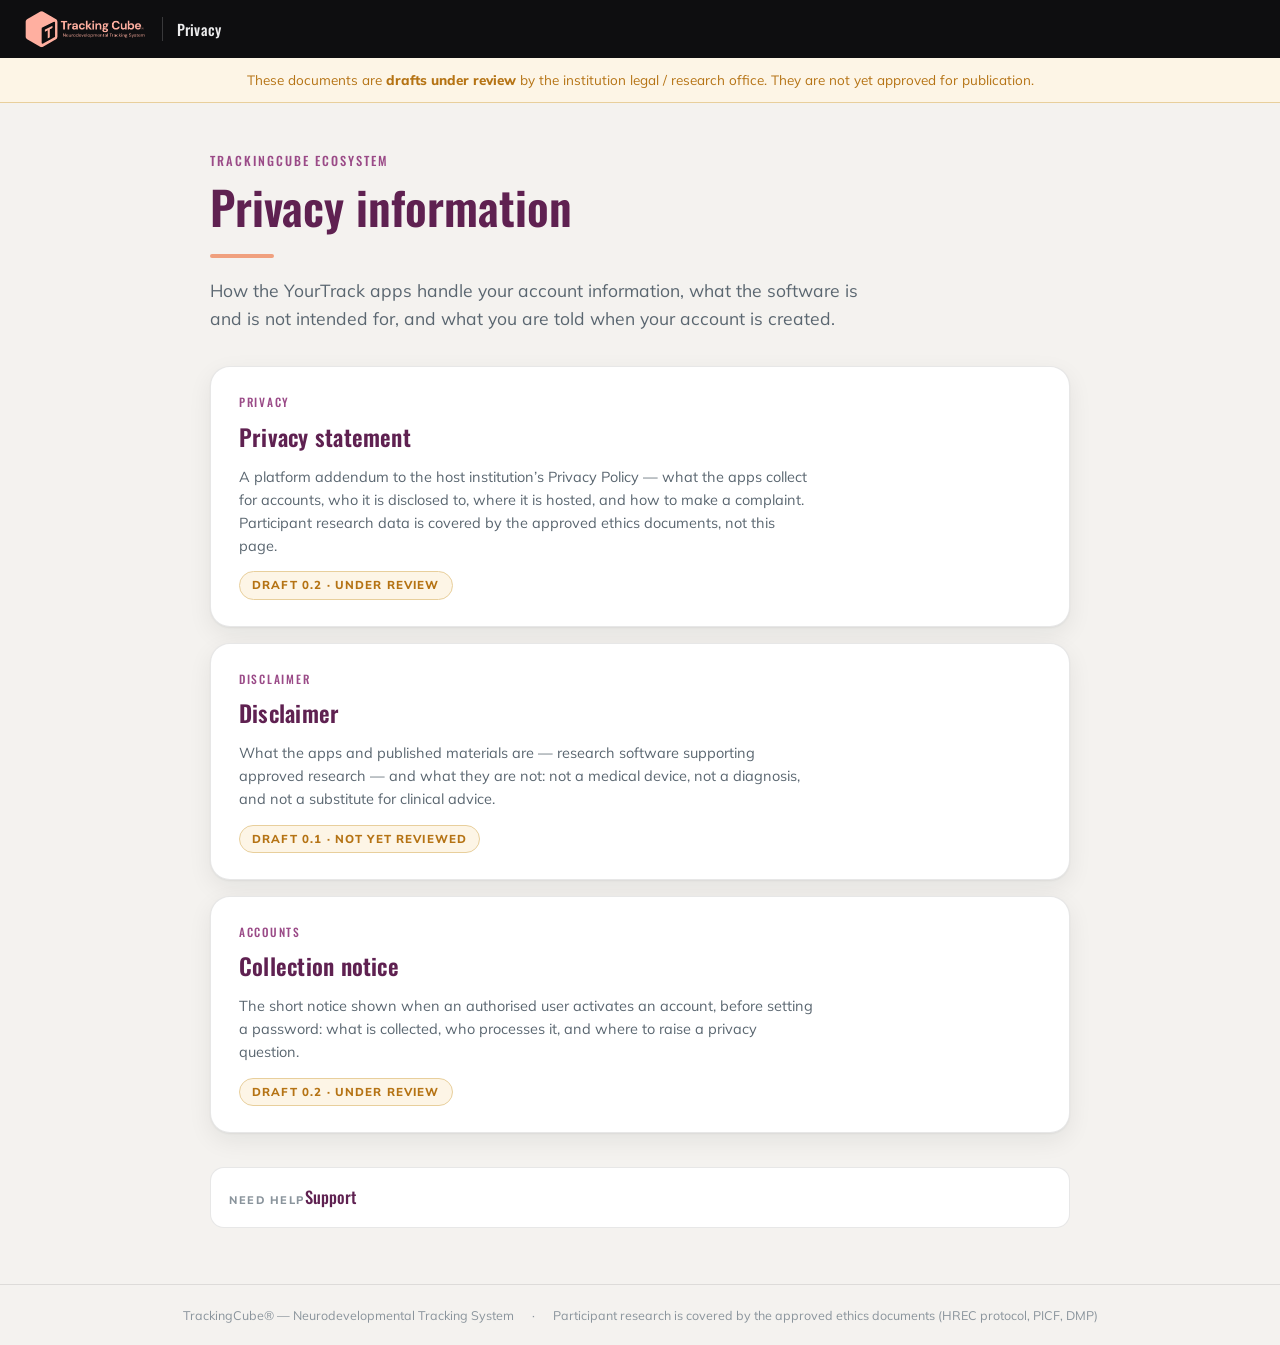
<file: docs/legal/index.html>
<!DOCTYPE html>
<html lang="en">
<head>
<meta charset="utf-8">
<meta name="viewport" content="width=device-width, initial-scale=1">
<meta name="robots" content="noindex, nofollow">
<title>Privacy Information — TrackingCube</title>
<link rel="preconnect" href="https://fonts.googleapis.com">
<link rel="preconnect" href="https://fonts.gstatic.com" crossorigin>
<link href="https://fonts.googleapis.com/css2?family=Oswald:wght@400;500;600&family=Mulish:wght@400;600;700;800&display=swap" rel="stylesheet">
<link href="assets/legal.css" rel="stylesheet">
<style>
.doc-list{margin-top:34px;display:grid;gap:16px}
.doc-card{background:var(--surface);border:1px solid var(--line);border-radius:var(--radius-lg);box-shadow:var(--shadow);padding:26px 28px;display:block}
.doc-card:hover{border-color:var(--plum-soft);text-decoration:none}
.doc-card .k,.doc-card .t,.doc-card .d{display:block}
.doc-card .k{font-family:var(--font-display);font-size:11.5px;letter-spacing:.15em;text-transform:uppercase;color:var(--plum-soft);font-weight:500}
.doc-card .t{font-family:var(--font-display);font-weight:600;font-size:23px;color:var(--plum-deep);margin-top:7px;letter-spacing:.01em}
.doc-card .d{margin-top:9px;color:var(--ink-2);font-size:14.5px;max-width:64ch}
.doc-card .s{margin-top:14px;display:inline-block;font-size:11.5px;letter-spacing:.1em;text-transform:uppercase;font-weight:800;color:var(--amber);background:var(--amber-bg);border:1px solid var(--amber-line);border-radius:999px;padding:4px 12px}
@media (max-width:560px){.doc-card{padding:22px 20px}}
</style>
</head>
<body>
<header class="topbar">
  <img src="../support/assets/logo-tc.png" alt="TrackingCube — Neurodevelopmental Tracking System">
  <div class="sys">Privacy</div>
</header>
<div class="draft-banner">
  These documents are <strong>drafts under review</strong> by the institution legal / research office. They are not yet approved for publication.
</div>
<main class="wrap">
  <div class="sheet" style="max-width:860px">
    <div class="eyebrow upper">TrackingCube Ecosystem</div>
    <h1>Privacy information</h1>
    <div class="rule"></div>
    <p class="lede">How the YourTrack apps handle your account information, what the software is and is not intended for, and what you are told when your account is created.</p>

    <div class="doc-list">
      <a class="doc-card" href="privacy/">
        <span class="k">Privacy</span>
        <span class="t">Privacy statement</span>
        <span class="d">A platform addendum to the host institution’s Privacy Policy — what the apps collect for accounts, who it is disclosed to, where it is hosted, and how to make a complaint. Participant research data is covered by the approved ethics documents, not this page.</span>
        <span class="s">Draft 0.2 · under review</span>
      </a>
      <a class="doc-card" href="disclaimer/">
        <span class="k">Disclaimer</span>
        <span class="t">Disclaimer</span>
        <span class="d">What the apps and published materials are — research software supporting approved research — and what they are not: not a medical device, not a diagnosis, and not a substitute for clinical advice.</span>
        <span class="s">Draft 0.1 · not yet reviewed</span>
      </a>
      <a class="doc-card" href="collection-notice/">
        <span class="k">Accounts</span>
        <span class="t">Collection notice</span>
        <span class="d">The short notice shown when an authorised user activates an account, before setting a password: what is collected, who processes it, and where to raise a privacy question.</span>
        <span class="s">Draft 0.2 · under review</span>
      </a>
    </div>

    <nav class="page-nav">
      <a href="../support/index.html"><span class="k">Need help</span><span class="t">Support</span></a>
    </nav>
  </div>
</main>
<footer>
  <span>TrackingCube® — Neurodevelopmental Tracking System</span>
  <span>·</span>
  <span>Participant research is covered by the approved ethics documents (HREC protocol, PICF, DMP)</span>
</footer>
</body>
</html>
</file>
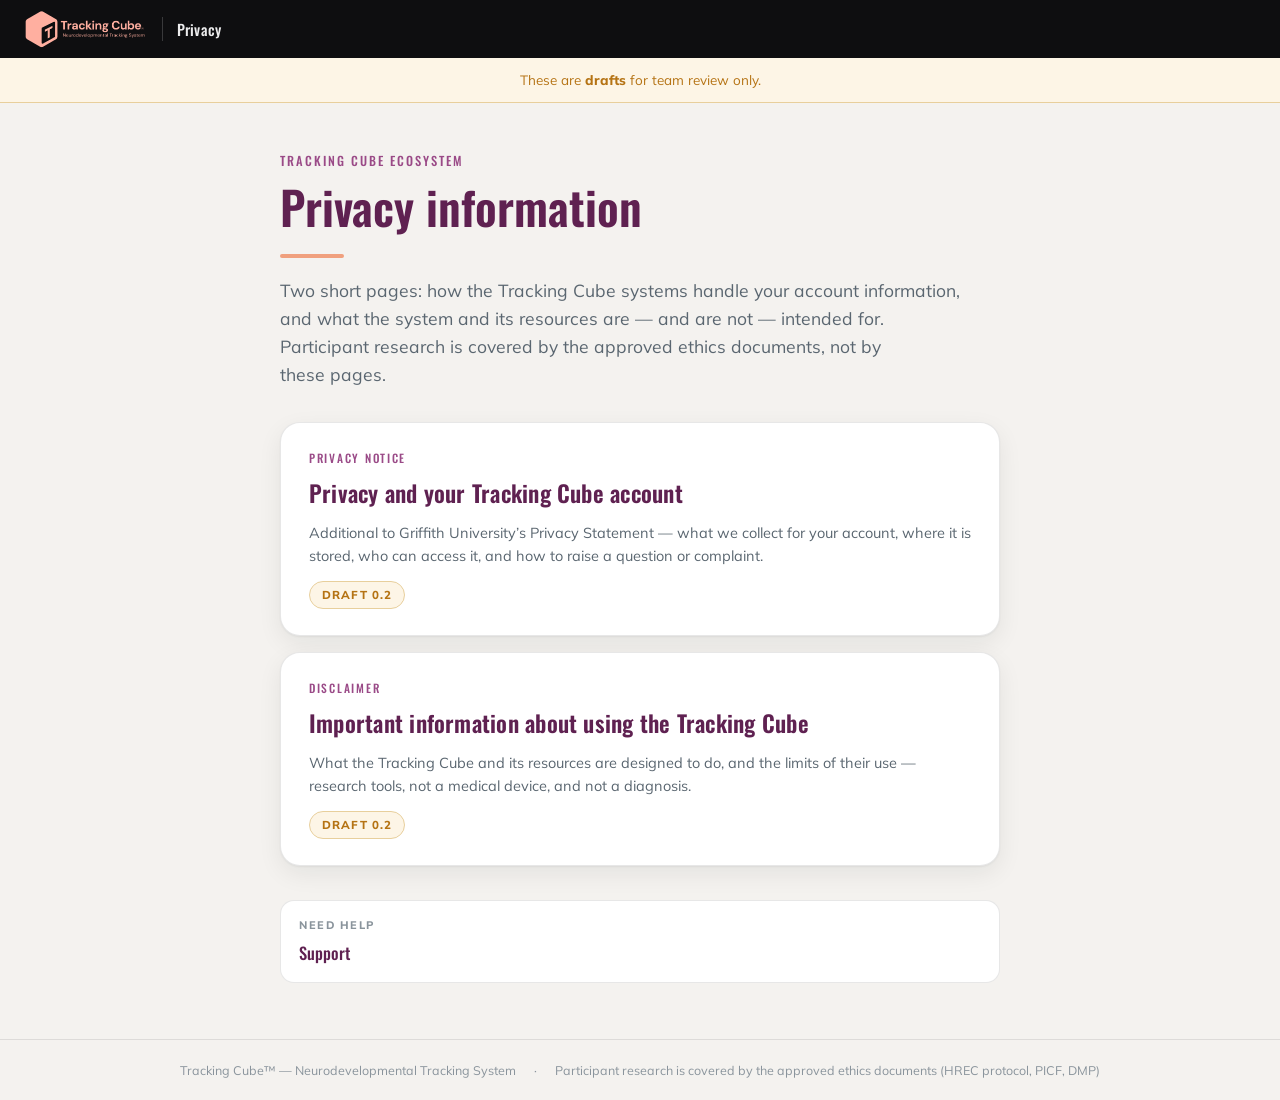
<file: docs/privacy/index.html>
<!DOCTYPE html>
<html lang="en">
<head>
<meta charset="utf-8">
<meta name="viewport" content="width=device-width, initial-scale=1">
<meta name="robots" content="noindex, nofollow">
<title>Privacy Information — Tracking Cube</title>
<link rel="preconnect" href="https://fonts.googleapis.com">
<link rel="preconnect" href="https://fonts.gstatic.com" crossorigin>
<link href="https://fonts.googleapis.com/css2?family=Oswald:wght@400;500;600&family=Mulish:wght@400;600;700;800&display=swap" rel="stylesheet">
<link href="assets/styles.css" rel="stylesheet">
<style>
.doc-list{margin-top:34px;display:grid;gap:16px}
.doc-card{background:var(--surface);border:1px solid var(--line);border-radius:var(--radius-lg);box-shadow:var(--shadow);padding:26px 28px;display:block}
.doc-card:hover{border-color:var(--plum-soft);text-decoration:none}
.doc-card .k,.doc-card .t,.doc-card .d{display:block}
.doc-card .k{font-family:var(--font-display);font-size:11.5px;letter-spacing:.15em;text-transform:uppercase;color:var(--plum-soft);font-weight:500}
.doc-card .t{font-family:var(--font-display);font-weight:600;font-size:23px;color:var(--plum-deep);margin-top:7px;letter-spacing:.01em}
.doc-card .d{margin-top:9px;color:var(--ink-2);font-size:14.5px}
.doc-card .s{margin-top:14px;display:inline-block;font-size:11.5px;letter-spacing:.1em;text-transform:uppercase;font-weight:800;color:var(--amber);background:var(--amber-bg);border:1px solid var(--amber-line);border-radius:999px;padding:4px 12px}
@media (max-width:560px){.doc-card{padding:22px 20px}}
</style>
</head>
<body>
<header class="topbar">
  <img src="../support/assets/logo-tc.png" alt="Tracking Cube — Neurodevelopmental Tracking System">
  <div class="sys">Privacy</div>
</header>
<div class="draft-banner">
  These are <strong>drafts</strong> for team review only.
</div>
<main class="wrap">
  <div class="sheet" style="max-width:720px">
    <div class="eyebrow upper">Tracking Cube Ecosystem</div>
    <h1>Privacy information</h1>
    <div class="rule"></div>
    <p class="lede">Two short pages: how the Tracking Cube systems handle your account information, and what the system and its resources are — and are not — intended for. Participant research is covered by the approved ethics documents, not by these pages.</p>

    <div class="doc-list">
      <a class="doc-card" href="statement/">
        <span class="k">Privacy notice</span>
        <span class="t">Privacy and your Tracking Cube account</span>
        <span class="d">Additional to Griffith University’s Privacy Statement — what we collect for your account, where it is stored, who can access it, and how to raise a question or complaint.</span>
        <span class="s">Draft 0.2</span>
      </a>
      <a class="doc-card" href="disclaimer/">
        <span class="k">Disclaimer</span>
        <span class="t">Important information about using the Tracking Cube</span>
        <span class="d">What the Tracking Cube and its resources are designed to do, and the limits of their use — research tools, not a medical device, and not a diagnosis.</span>
        <span class="s">Draft 0.2</span>
      </a>
    </div>

    <nav class="page-nav">
      <a href="../support/index.html"><span class="k">Need help</span><span class="t">Support</span></a>
    </nav>
  </div>
</main>
<footer>
  <span>Tracking Cube™ — Neurodevelopmental Tracking System</span>
  <span>·</span>
  <span>Participant research is covered by the approved ethics documents (HREC protocol, PICF, DMP)</span>
</footer>
</body>
</html>
</file>
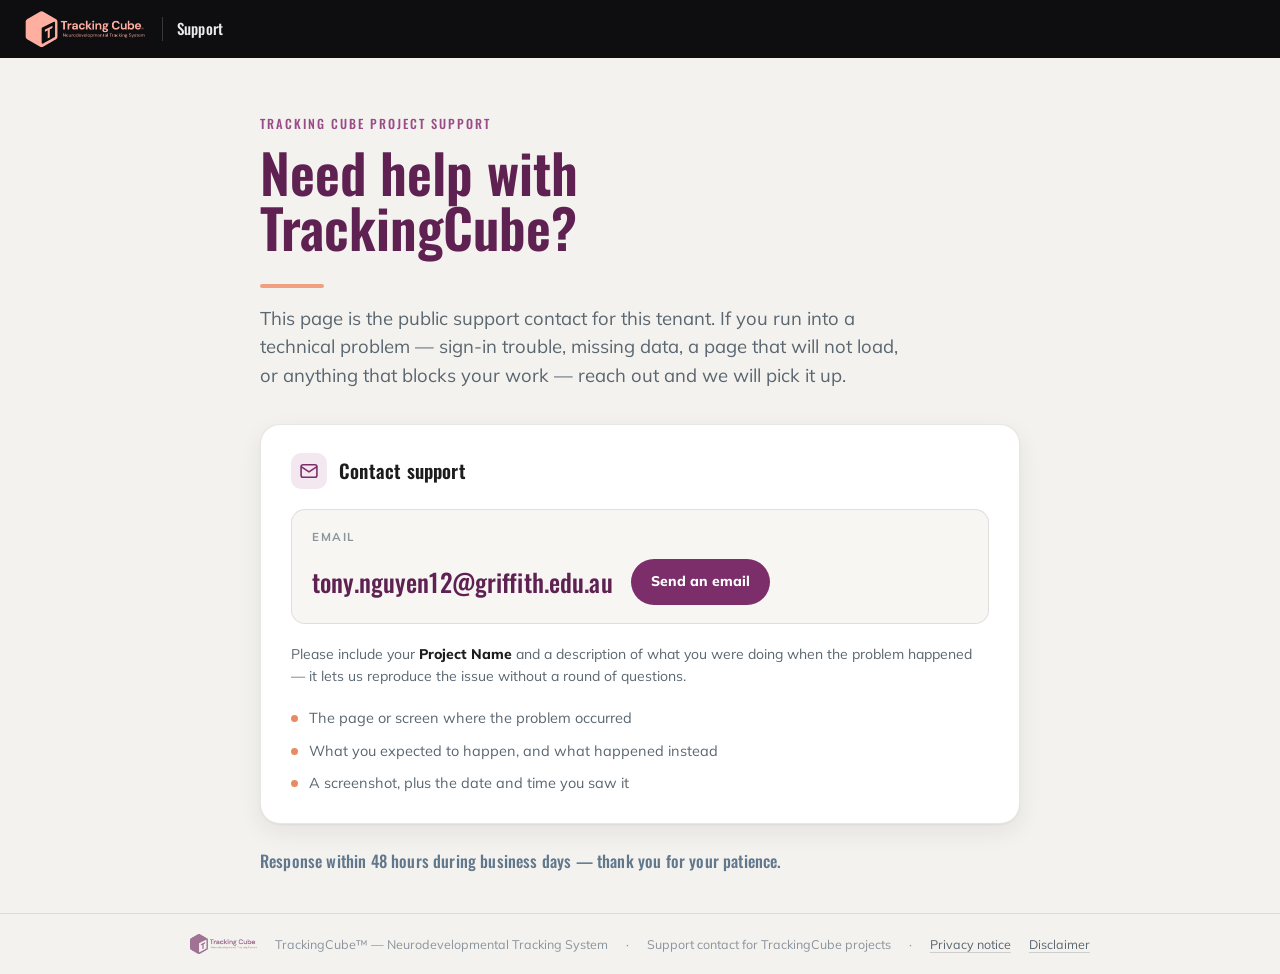
<file: docs/support/index.html>
<!DOCTYPE html>
<html lang="en">
<head>
<meta charset="utf-8">
<meta name="viewport" content="width=device-width, initial-scale=1">
<title>Support — TrackingCube</title>
<link rel="preconnect" href="https://fonts.googleapis.com">
<link rel="preconnect" href="https://fonts.gstatic.com" crossorigin>
<link href="https://fonts.googleapis.com/css2?family=Oswald:wght@400;500;600&family=Mulish:wght@400;600;700;800&display=swap" rel="stylesheet">
<style>
:root{--plum:#7c2e6b;--plum-deep:#5f2151;--plum-soft:#9a4a87;--coral:#f0a07e;--coral-deep:#ea8a63;--slate:#61788c;--slate-soft:#8499aa;--paper:#f4f2ef;--surface:#fff;--surface-2:#f7f6f3;--ink:#1c1c1c;--ink-2:#5a6670;--ink-3:#8a949c;--line:rgba(20,24,28,.10);--line-2:rgba(20,24,28,.16);--radius:14px;--radius-lg:20px;--shadow:0 1px 2px rgba(20,24,28,.05),0 8px 24px rgba(20,24,28,.07);--font-display:'Oswald',sans-serif;--font-body:'Mulish',system-ui,sans-serif}
*{box-sizing:border-box;margin:0;padding:0}
body{font-family:var(--font-body);background:var(--paper);color:var(--ink);font-size:15px;line-height:1.55;-webkit-font-smoothing:antialiased;min-height:100vh;display:flex;flex-direction:column}
a{color:var(--plum);text-decoration:none}
a:hover{color:var(--plum-deep);text-decoration:underline}
.display{font-family:var(--font-display);font-weight:600;letter-spacing:.01em;line-height:1.05}
.upper{text-transform:uppercase}
.topbar{background:#0e0e10;color:#fff;display:flex;align-items:center;gap:14px;padding:0 22px;height:58px;flex:0 0 58px}
.topbar img{height:42px;width:auto;display:block}
.topbar .sys{font-family:var(--font-display);font-weight:500;font-size:15px;letter-spacing:.015em;color:#ececed;padding-left:14px;border-left:1px solid rgba(255,255,255,.18)}
.wrap{flex:1;display:flex;justify-content:center;padding:56px 22px 40px}
.sheet{width:100%;max-width:760px}
.eyebrow{font-family:var(--font-display);font-size:12.5px;letter-spacing:.16em;color:var(--plum-soft);font-weight:500}
h1{font-family:var(--font-display);font-weight:600;font-size:clamp(34px,6vw,54px);line-height:1.02;margin:12px 0 0;color:var(--plum-deep)}
.lede{margin-top:16px;font-size:clamp(16px,2.2vw,18.5px);color:var(--ink-2);max-width:58ch;text-wrap:pretty}
.rule{height:4px;width:64px;background:var(--coral);border-radius:2px;margin:28px 0 0}
.card{margin-top:34px;background:var(--surface);border:1px solid var(--line);border-radius:var(--radius-lg);box-shadow:var(--shadow);padding:28px 30px;display:grid;gap:20px}
.card-head{display:flex;align-items:center;gap:12px}
.card-head .mark{width:36px;height:36px;flex:0 0 36px;border-radius:10px;background:#f3e7f0;display:grid;place-items:center;color:var(--plum)}
.card-head h2{font-family:var(--font-display);font-weight:600;font-size:19px;color:var(--ink);letter-spacing:.01em}
.contact{display:flex;flex-wrap:wrap;align-items:center;gap:14px 18px;padding:18px 20px;background:var(--surface-2);border:1px solid var(--line);border-radius:var(--radius)}
.contact .label{font-size:11.5px;letter-spacing:.14em;text-transform:uppercase;color:var(--ink-3);font-weight:700;width:100%}
.contact .addr{font-family:var(--font-display);font-weight:500;font-size:clamp(17px,3.2vw,25px);color:var(--plum-deep);word-break:break-all;letter-spacing:.005em}
.contact .addr:hover{color:var(--plum);text-decoration:none}
.btn{display:inline-flex;align-items:center;gap:9px;background:var(--plum);color:#fff;font-weight:800;font-size:14px;padding:12px 20px;border-radius:999px;transition:background .14s,transform .14s}
.btn:hover{background:var(--plum-deep);color:#fff;text-decoration:none;transform:translateY(-1px)}
.hint{font-size:14px;color:var(--ink-2)}
.hint strong{color:var(--ink);font-weight:800}
ul.checklist{list-style:none;display:grid;gap:10px}
ul.checklist li{display:flex;gap:11px;font-size:14.5px;color:var(--ink-2)}
ul.checklist li::before{content:"";flex:0 0 7px;height:7px;border-radius:50%;background:var(--coral-deep);margin-top:8px}
.note{margin-top:24px;font-family:var(--font-display);font-weight:500;font-size:16.5px;color:var(--slate);letter-spacing:.01em}
.meta{margin-top:30px;display:grid;grid-template-columns:repeat(auto-fit,minmax(180px,1fr));gap:14px}
.meta div{background:var(--surface);border:1px solid var(--line);border-radius:var(--radius);padding:15px 17px}
.meta dt{font-size:11px;letter-spacing:.14em;text-transform:uppercase;color:var(--ink-3);font-weight:700}
.meta dd{font-family:var(--font-display);font-weight:500;font-size:16px;color:var(--ink);margin-top:5px}
footer{border-top:1px solid var(--line);padding:20px 22px;display:flex;flex-wrap:wrap;gap:8px 18px;align-items:center;justify-content:center;font-size:12.5px;color:var(--ink-3)}
footer img{height:20px;width:auto;opacity:.75}
footer a{color:var(--ink-2);text-decoration:underline;text-underline-offset:3px;text-decoration-color:var(--line-2)}
footer a:hover{color:var(--plum)}
</style>
</head>
<body>
<header class="topbar">
  <img src="assets/logo-tc.png" alt="TrackingCube — Neurodevelopmental Tracking System">
  <div class="sys">Support</div>
</header>
<main class="wrap">
  <div class="sheet">
    <div class="eyebrow upper">Tracking Cube Project Support</div>
    <h1>Need help with<br>TrackingCube?</h1>
    <div class="rule"></div>
    <p class="lede">This page is the public support contact for this tenant. If you run into a technical problem — sign-in trouble, missing data, a page that will not load, or anything that blocks your work — reach out and we will pick it up.</p>

    <section class="card">
      <div class="card-head">
        <div class="mark"><svg width="20" height="20" viewBox="0 0 24 24" fill="none" stroke="currentColor" stroke-width="1.9" stroke-linecap="round" stroke-linejoin="round"><rect x="2.5" y="4.5" width="19" height="15" rx="2.5"></rect><path d="M3 7l9 6 9-6"></path></svg></div>
        <h2>Contact support</h2>
      </div>
      <div class="contact">
        <span class="label">Email</span>
        <a class="addr" href="mailto:tony.nguyen12@griffith.edu.au">tony.nguyen12@griffith.edu.au</a>
        <a class="btn" href="mailto:tony.nguyen12@griffith.edu.au?subject=TrackingCube%20support%20request">Send an email</a>
      </div>
      <p class="hint">Please include your <strong>Project Name</strong> and a description of what you were doing when the problem happened — it lets us reproduce the issue without a round of questions.</p>
      <ul class="checklist">
        <li>The page or screen where the problem occurred</li>
        <li>What you expected to happen, and what happened instead</li>
        <li>A screenshot, plus the date and time you saw it</li>
      </ul>
    </section>

    <p class="note">Response within 48 hours during business days — thank you for your patience.</p>
  </div>
</main>
<footer>
  <img src="assets/logo-purple.png" alt="">
  <span>TrackingCube™ — Neurodevelopmental Tracking System</span>
  <span>·</span>
  <span>Support contact for TrackingCube projects</span>
  <span>·</span>
  <a href="../privacy/statement/">Privacy notice</a>
  <a href="../privacy/disclaimer/">Disclaimer</a>
</footer>
</body>
</html>
</file>
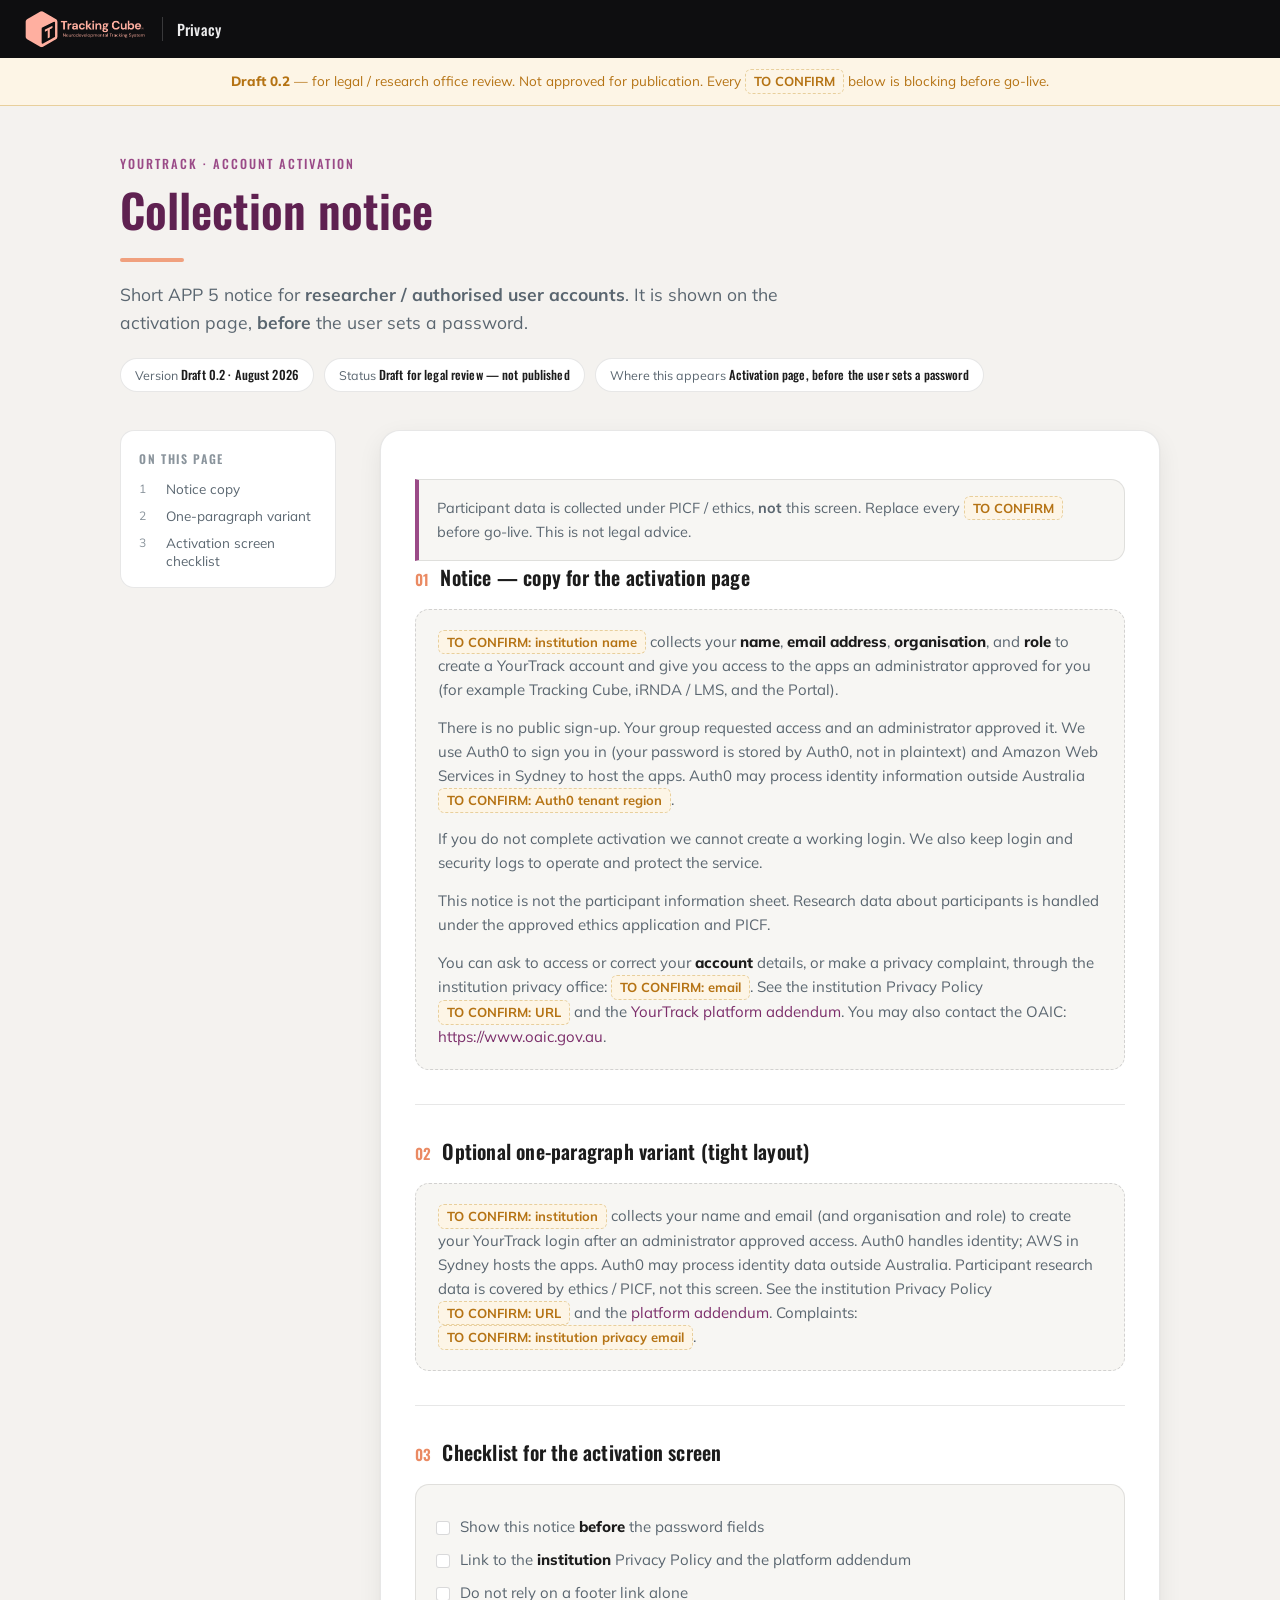
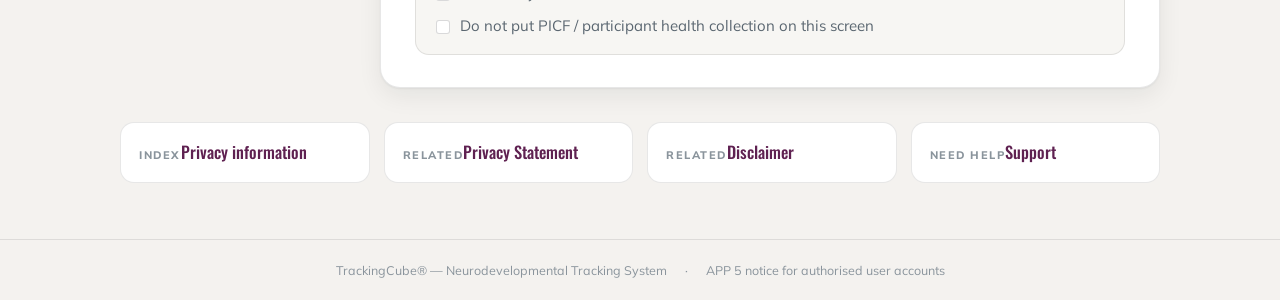
<file: docs/legal/collection-notice/index.html>
<!DOCTYPE html>
<html lang="en">
<head>
<meta charset="utf-8">
<meta name="viewport" content="width=device-width, initial-scale=1">
<meta name="robots" content="noindex, nofollow">
<title>Collection Notice — TrackingCube</title>
<link rel="preconnect" href="https://fonts.googleapis.com">
<link rel="preconnect" href="https://fonts.gstatic.com" crossorigin>
<link href="https://fonts.googleapis.com/css2?family=Oswald:wght@400;500;600&family=Mulish:wght@400;600;700;800&display=swap" rel="stylesheet">
<link href="../assets/legal.css" rel="stylesheet">
</head>
<body>
<header class="topbar">
  <img src="../../support/assets/logo-tc.png" alt="TrackingCube — Neurodevelopmental Tracking System">
  <div class="sys">Privacy</div>
</header>
<div class="draft-banner">
  <strong>Draft 0.2</strong> — for legal / research office review. Not approved for publication. Every
  <span class="todo">TO CONFIRM</span> below is blocking before go-live.
</div>
<main class="wrap">
  <div class="sheet">
    <div class="eyebrow upper">YourTrack · Account activation</div>
    <h1>Collection notice</h1>
    <div class="rule"></div>
    <p class="lede">Short APP 5 notice for <strong>researcher / authorised user accounts</strong>. It is shown on the activation page, <strong>before</strong> the user sets a password.</p>

    <div class="meta-row">
      <span class="chip">Version <b>Draft 0.2 · August 2026</b></span>
      <span class="chip">Status <b>Draft for legal review — not published</b></span>
      <span class="chip">Where this appears <b>Activation page, before the user sets a password</b></span>
    </div>

    <div class="doc">
      <nav class="toc" aria-label="Sections">
        <h2>On this page</h2>
        <ol>
          <li><a href="#s1">Notice copy</a></li>
          <li><a href="#s2">One-paragraph variant</a></li>
          <li><a href="#s3">Activation screen checklist</a></li>
        </ol>
      </nav>

      <div class="body-card">
        <div class="callout">
          <p>Participant data is collected under PICF / ethics, <strong>not</strong> this screen. Replace every <span class="todo">TO CONFIRM</span> before go-live. This is not legal advice.</p>
        </div>

        <section id="s1">
          <h2><span class="num">01</span> Notice — copy for the activation page</h2>
          <div class="copy-block">
            <p><span class="todo">TO CONFIRM: institution name</span> collects your <strong>name</strong>, <strong>email address</strong>, <strong>organisation</strong>, and <strong>role</strong> to create a YourTrack account and give you access to the apps an administrator approved for you (for example Tracking Cube, iRNDA / LMS, and the Portal).</p>
            <p>There is no public sign-up. Your group requested access and an administrator approved it. We use Auth0 to sign you in (your password is stored by Auth0, not in plaintext) and Amazon Web Services in Sydney to host the apps. Auth0 may process identity information outside Australia <span class="todo">TO CONFIRM: Auth0 tenant region</span>.</p>
            <p>If you do not complete activation we cannot create a working login. We also keep login and security logs to operate and protect the service.</p>
            <p>This notice is not the participant information sheet. Research data about participants is handled under the approved ethics application and PICF.</p>
            <p>You can ask to access or correct your <strong>account</strong> details, or make a privacy complaint, through the institution privacy office: <span class="todo">TO CONFIRM: email</span>. See the institution Privacy Policy <span class="todo">TO CONFIRM: URL</span> and the <a href="../privacy/">YourTrack platform addendum</a>. You may also contact the OAIC: <a href="https://www.oaic.gov.au">https://www.oaic.gov.au</a>.</p>
          </div>
        </section>

        <section id="s2">
          <h2><span class="num">02</span> Optional one-paragraph variant (tight layout)</h2>
          <div class="copy-block">
            <p><span class="todo">TO CONFIRM: institution</span> collects your name and email (and organisation and role) to create your YourTrack login after an administrator approved access. Auth0 handles identity; AWS in Sydney hosts the apps. Auth0 may process identity data outside Australia. Participant research data is covered by ethics / PICF, not this screen. See the institution Privacy Policy <span class="todo">TO CONFIRM: URL</span> and the <a href="../privacy/">platform addendum</a>. Complaints: <span class="todo">TO CONFIRM: institution privacy email</span>.</p>
          </div>
        </section>

        <section id="s3">
          <h2><span class="num">03</span> Checklist for the activation screen</h2>
          <div class="checklist">
            <ul>
              <li>Show this notice <strong>before</strong> the password fields</li>
              <li>Link to the <strong>institution</strong> Privacy Policy and the platform addendum</li>
              <li>Do not rely on a footer link alone</li>
              <li>Do not put PICF / participant health collection on this screen</li>
            </ul>
          </div>
        </section>
      </div>
    </div>

    <nav class="page-nav">
      <a href="../"><span class="k">Index</span><span class="t">Privacy information</span></a>
      <a href="../privacy/"><span class="k">Related</span><span class="t">Privacy Statement</span></a>
      <a href="../disclaimer/"><span class="k">Related</span><span class="t">Disclaimer</span></a>
      <a href="../../support/index.html"><span class="k">Need help</span><span class="t">Support</span></a>
    </nav>
  </div>
</main>
<footer>
  <span>TrackingCube® — Neurodevelopmental Tracking System</span>
  <span>·</span>
  <span>APP 5 notice for authorised user accounts</span>
</footer>
</body>
</html>
</file>
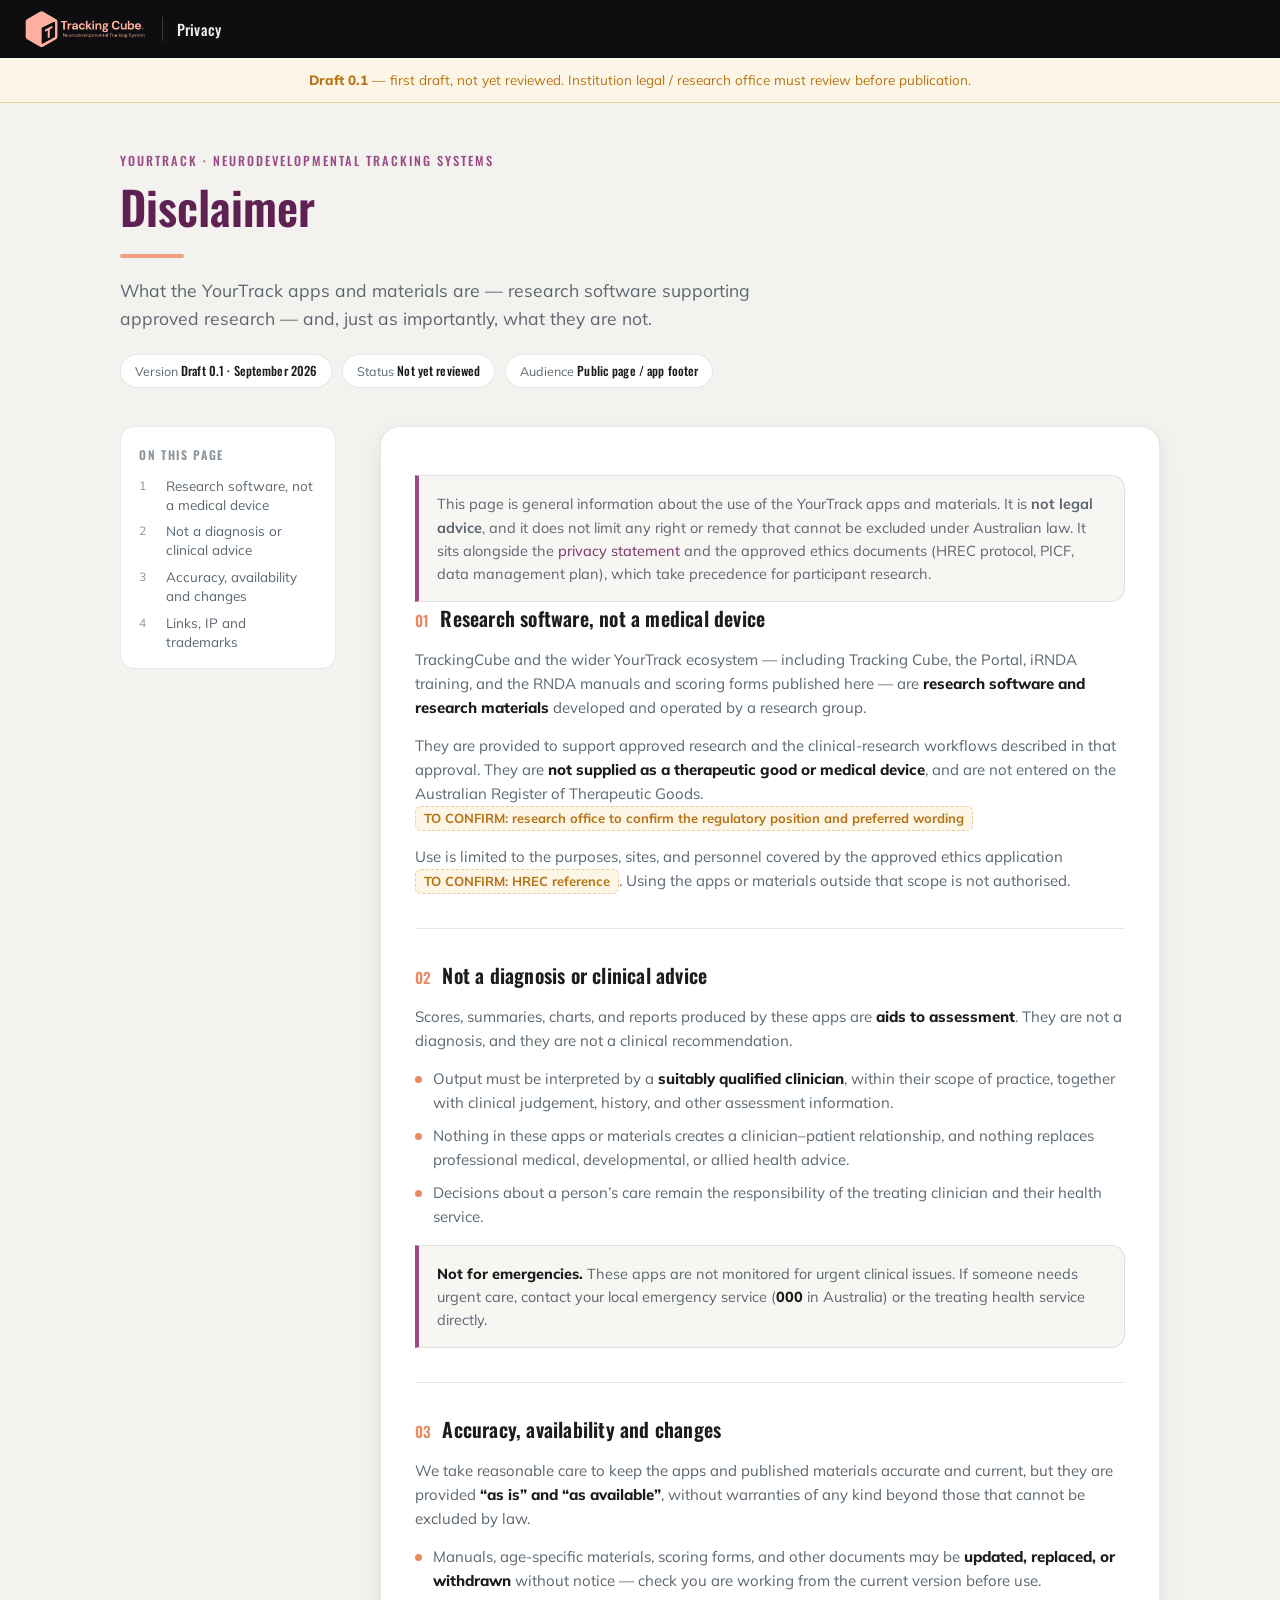
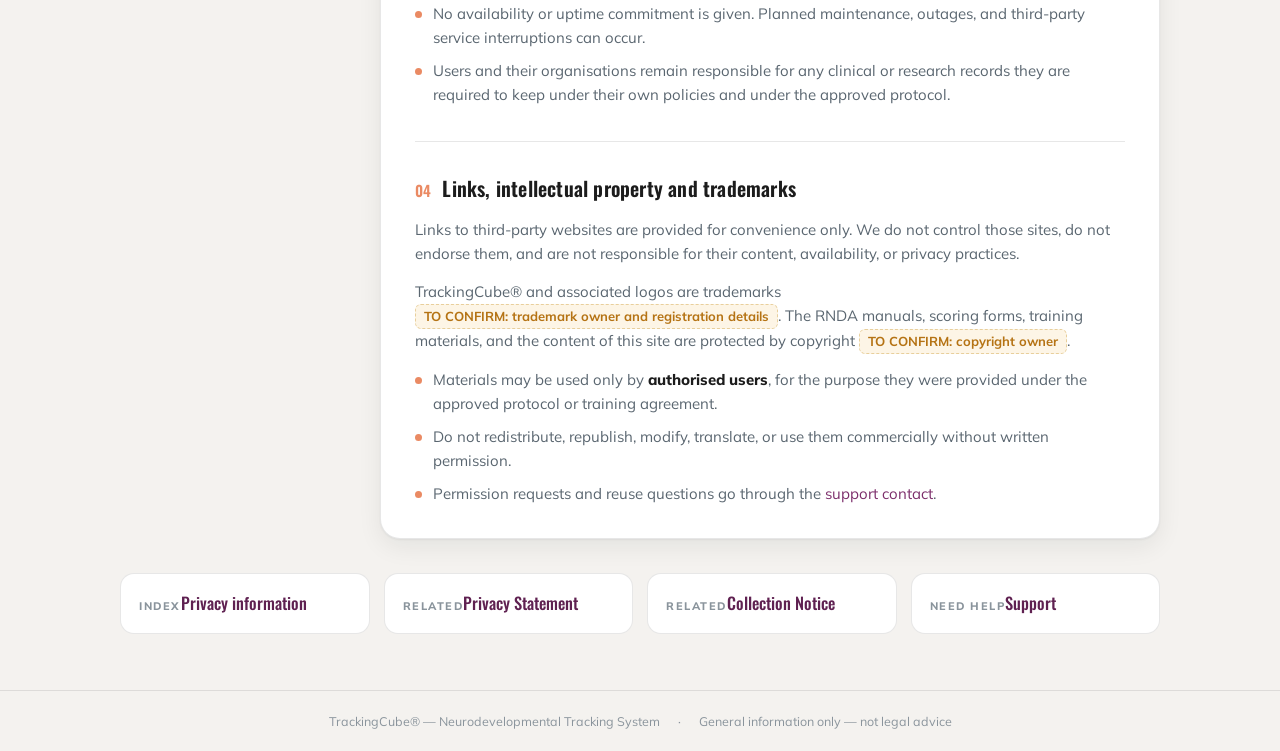
<file: docs/legal/disclaimer/index.html>
<!DOCTYPE html>
<html lang="en">
<head>
<meta charset="utf-8">
<meta name="viewport" content="width=device-width, initial-scale=1">
<meta name="robots" content="noindex, nofollow">
<title>Disclaimer — TrackingCube</title>
<link rel="preconnect" href="https://fonts.googleapis.com">
<link rel="preconnect" href="https://fonts.gstatic.com" crossorigin>
<link href="https://fonts.googleapis.com/css2?family=Oswald:wght@400;500;600&family=Mulish:wght@400;600;700;800&display=swap" rel="stylesheet">
<link href="../assets/legal.css" rel="stylesheet">
</head>
<body>
<header class="topbar">
  <img src="../../support/assets/logo-tc.png" alt="TrackingCube — Neurodevelopmental Tracking System">
  <div class="sys">Privacy</div>
</header>
<div class="draft-banner">
  <strong>Draft 0.1</strong> — first draft, not yet reviewed. Institution legal / research office must review before publication.
</div>
<main class="wrap">
  <div class="sheet">
    <div class="eyebrow upper">YourTrack · Neurodevelopmental Tracking Systems</div>
    <h1>Disclaimer</h1>
    <div class="rule"></div>
    <p class="lede">What the YourTrack apps and materials are — research software supporting approved research — and, just as importantly, what they are not.</p>

    <div class="meta-row">
      <span class="chip">Version <b>Draft 0.1 · September 2026</b></span>
      <span class="chip">Status <b>Not yet reviewed</b></span>
      <span class="chip">Audience <b>Public page / app footer</b></span>
    </div>

    <div class="doc">
      <nav class="toc" aria-label="Sections">
        <h2>On this page</h2>
        <ol>
          <li><a href="#s1">Research software, not a medical device</a></li>
          <li><a href="#s2">Not a diagnosis or clinical advice</a></li>
          <li><a href="#s3">Accuracy, availability and changes</a></li>
          <li><a href="#s4">Links, IP and trademarks</a></li>
        </ol>
      </nav>

      <div class="body-card">
        <div class="callout">
          <p>This page is general information about the use of the YourTrack apps and materials. It is <strong>not legal advice</strong>, and it does not limit any right or remedy that cannot be excluded under Australian law. It sits alongside the <a href="../privacy/">privacy statement</a> and the approved ethics documents (HREC protocol, PICF, data management plan), which take precedence for participant research.</p>
        </div>

        <section id="s1">
          <h2><span class="num">01</span> Research software, not a medical device</h2>
          <p>TrackingCube and the wider YourTrack ecosystem — including Tracking Cube, the Portal, iRNDA training, and the RNDA manuals and scoring forms published here — are <strong>research software and research materials</strong> developed and operated by a research group.</p>
          <p>They are provided to support approved research and the clinical-research workflows described in that approval. They are <strong>not supplied as a therapeutic good or medical device</strong>, and are not entered on the Australian Register of Therapeutic Goods. <span class="todo">TO CONFIRM: research office to confirm the regulatory position and preferred wording</span></p>
          <p>Use is limited to the purposes, sites, and personnel covered by the approved ethics application <span class="todo">TO CONFIRM: HREC reference</span>. Using the apps or materials outside that scope is not authorised.</p>
        </section>

        <section id="s2">
          <h2><span class="num">02</span> Not a diagnosis or clinical advice</h2>
          <p>Scores, summaries, charts, and reports produced by these apps are <strong>aids to assessment</strong>. They are not a diagnosis, and they are not a clinical recommendation.</p>
          <ul>
            <li>Output must be interpreted by a <strong>suitably qualified clinician</strong>, within their scope of practice, together with clinical judgement, history, and other assessment information.</li>
            <li>Nothing in these apps or materials creates a clinician–patient relationship, and nothing replaces professional medical, developmental, or allied health advice.</li>
            <li>Decisions about a person’s care remain the responsibility of the treating clinician and their health service.</li>
          </ul>
          <div class="callout">
            <p><strong>Not for emergencies.</strong> These apps are not monitored for urgent clinical issues. If someone needs urgent care, contact your local emergency service (<strong>000</strong> in Australia) or the treating health service directly.</p>
          </div>
        </section>

        <section id="s3">
          <h2><span class="num">03</span> Accuracy, availability and changes</h2>
          <p>We take reasonable care to keep the apps and published materials accurate and current, but they are provided <strong>“as is” and “as available”</strong>, without warranties of any kind beyond those that cannot be excluded by law.</p>
          <ul>
            <li>Manuals, age-specific materials, scoring forms, and other documents may be <strong>updated, replaced, or withdrawn</strong> without notice — check you are working from the current version before use.</li>
            <li>No availability or uptime commitment is given. Planned maintenance, outages, and third-party service interruptions can occur.</li>
            <li>Users and their organisations remain responsible for any clinical or research records they are required to keep under their own policies and under the approved protocol.</li>
          </ul>
        </section>

        <section id="s4">
          <h2><span class="num">04</span> Links, intellectual property and trademarks</h2>
          <p>Links to third-party websites are provided for convenience only. We do not control those sites, do not endorse them, and are not responsible for their content, availability, or privacy practices.</p>
          <p>TrackingCube® and associated logos are trademarks <span class="todo">TO CONFIRM: trademark owner and registration details</span>. The RNDA manuals, scoring forms, training materials, and the content of this site are protected by copyright <span class="todo">TO CONFIRM: copyright owner</span>.</p>
          <ul>
            <li>Materials may be used only by <strong>authorised users</strong>, for the purpose they were provided under the approved protocol or training agreement.</li>
            <li>Do not redistribute, republish, modify, translate, or use them commercially without written permission.</li>
            <li>Permission requests and reuse questions go through the <a href="../../support/index.html">support contact</a>.</li>
          </ul>
        </section>
      </div>
    </div>

    <nav class="page-nav">
      <a href="../"><span class="k">Index</span><span class="t">Privacy information</span></a>
      <a href="../privacy/"><span class="k">Related</span><span class="t">Privacy Statement</span></a>
      <a href="../collection-notice/"><span class="k">Related</span><span class="t">Collection Notice</span></a>
      <a href="../../support/index.html"><span class="k">Need help</span><span class="t">Support</span></a>
    </nav>
  </div>
</main>
<footer>
  <span>TrackingCube® — Neurodevelopmental Tracking System</span>
  <span>·</span>
  <span>General information only — not legal advice</span>
</footer>
</body>
</html>
</file>
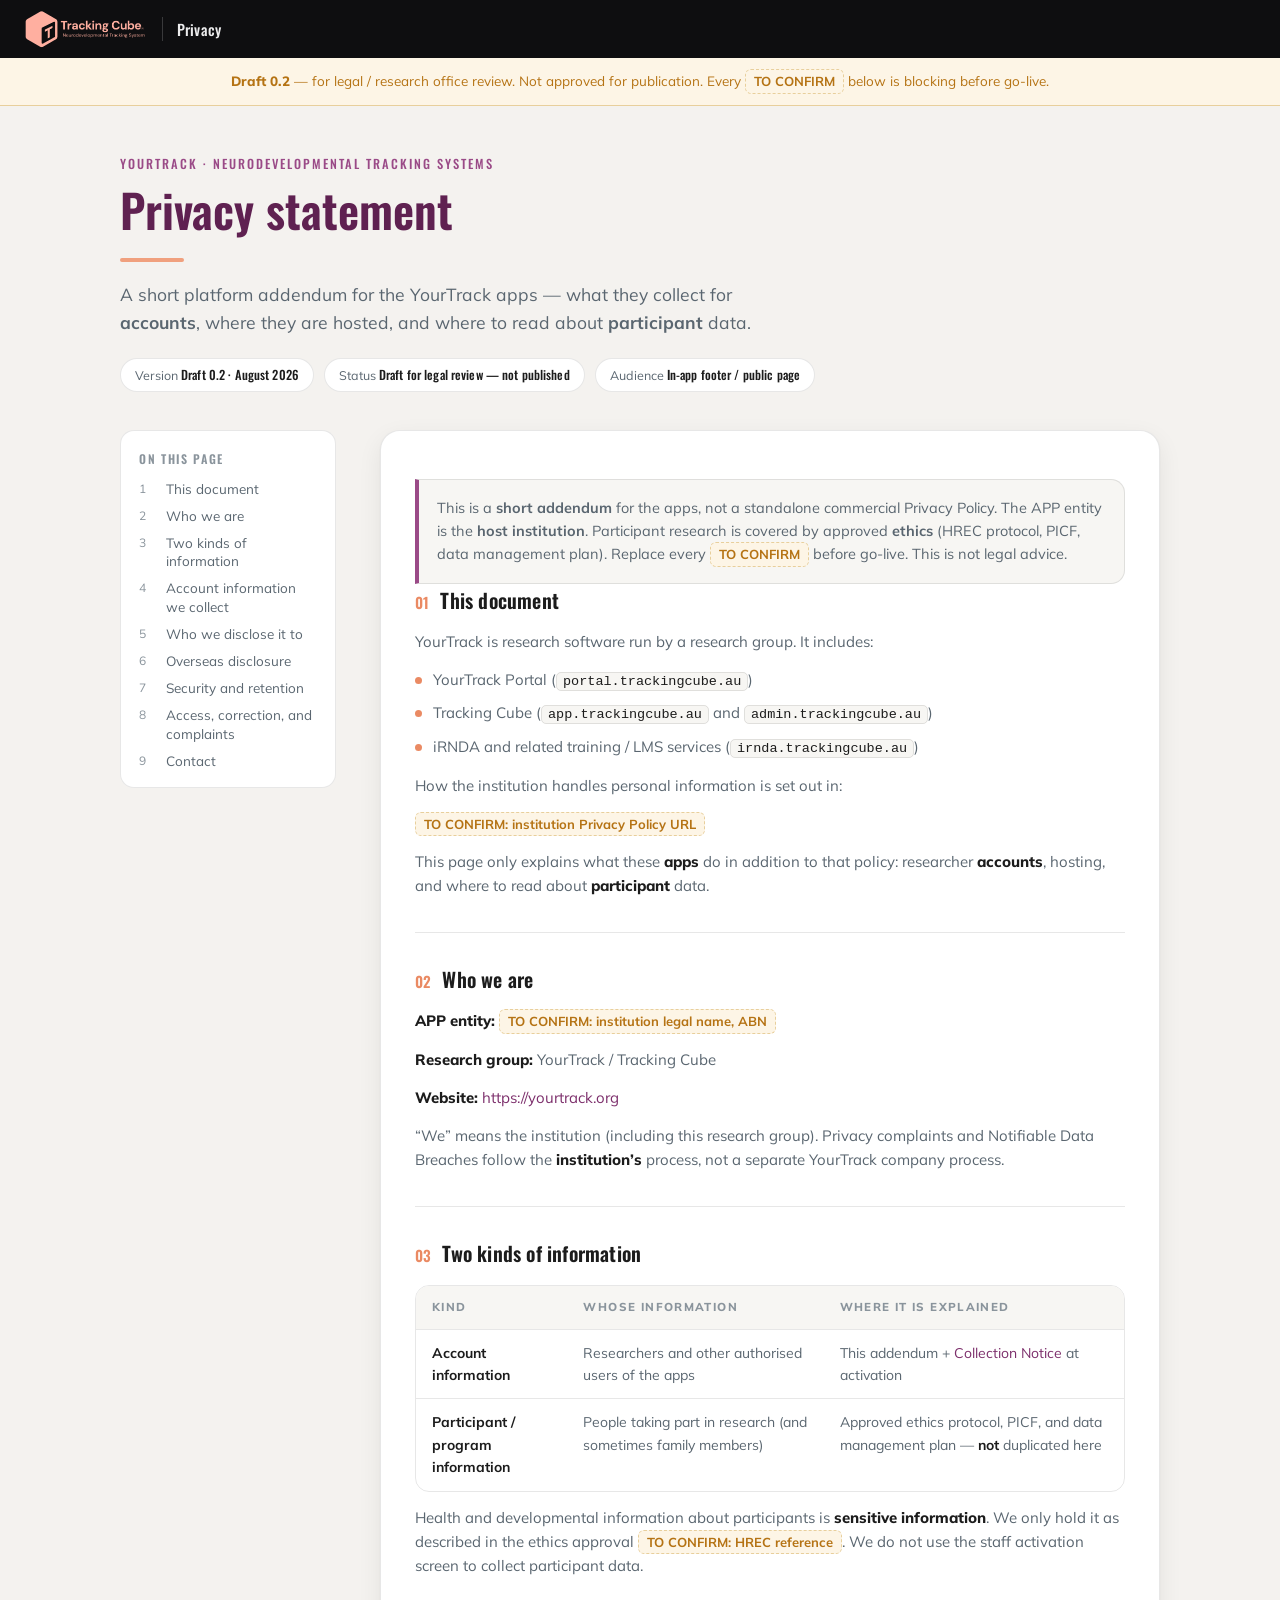
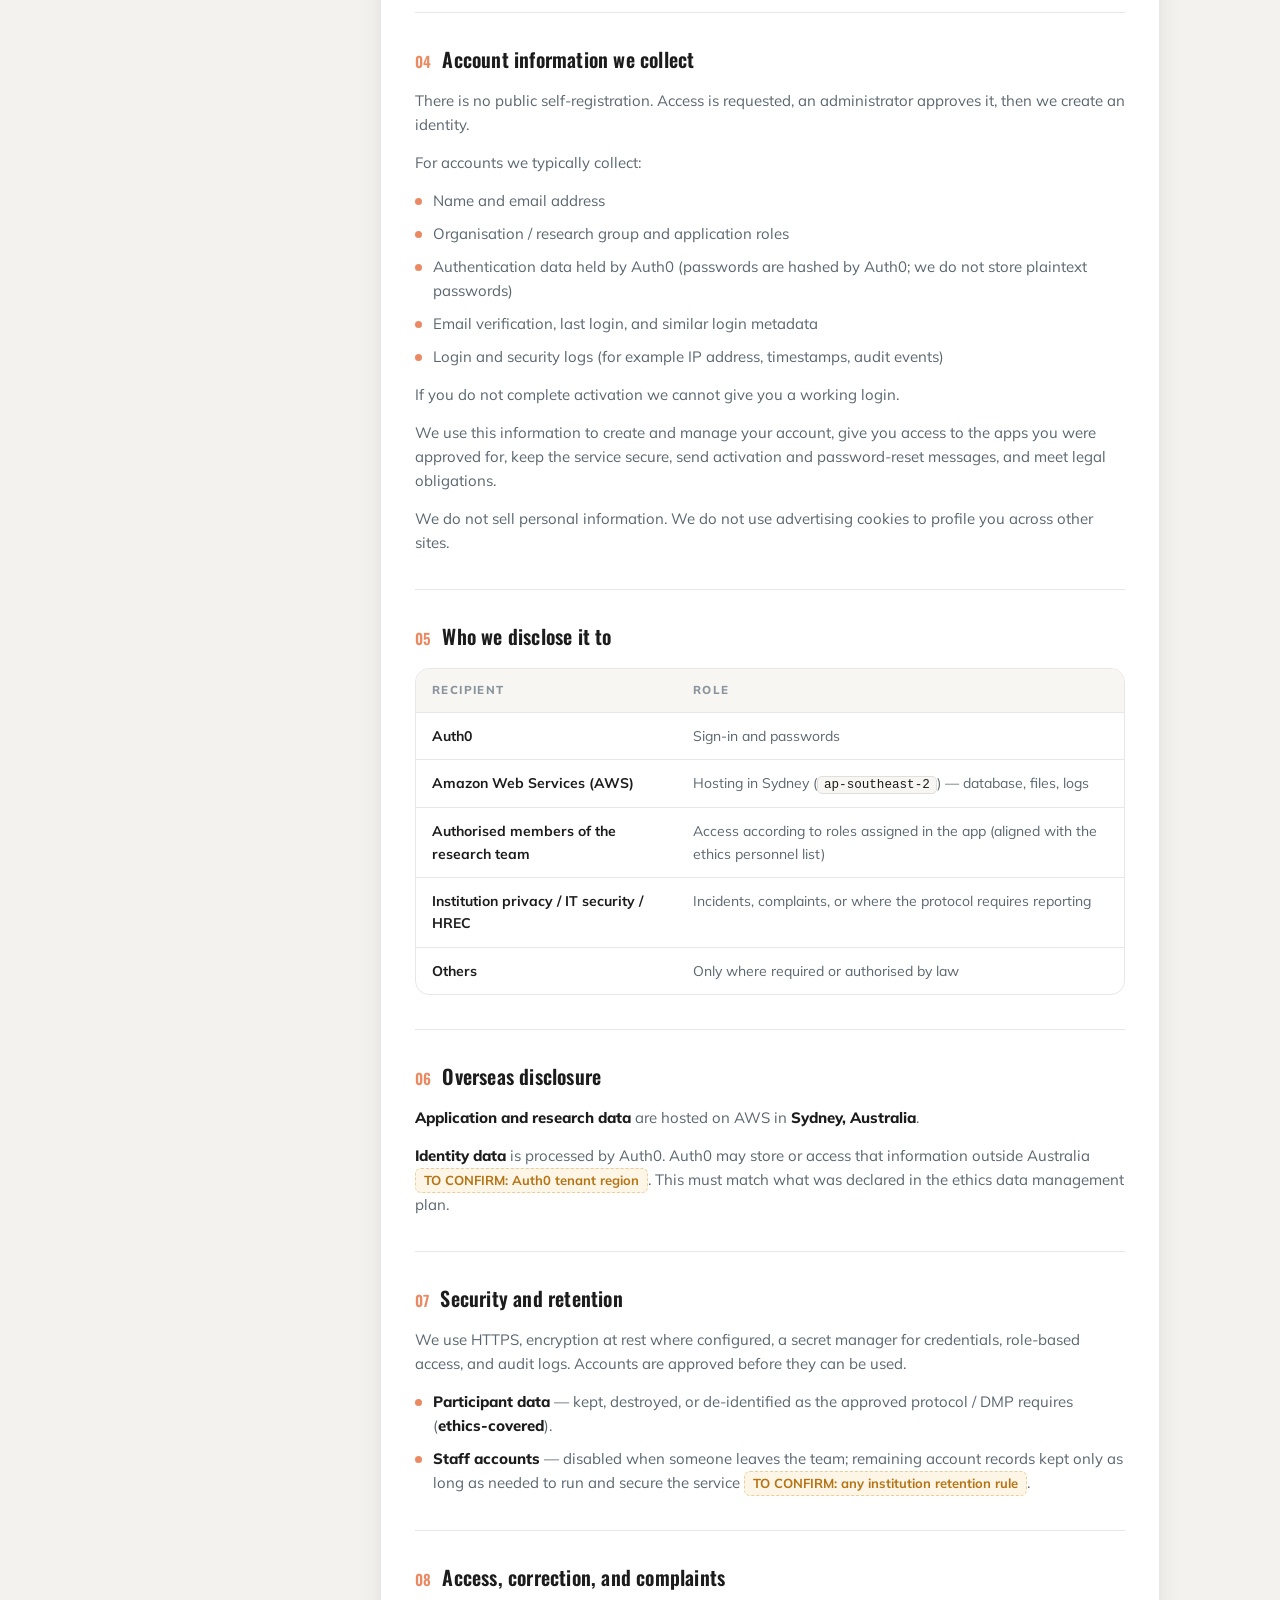
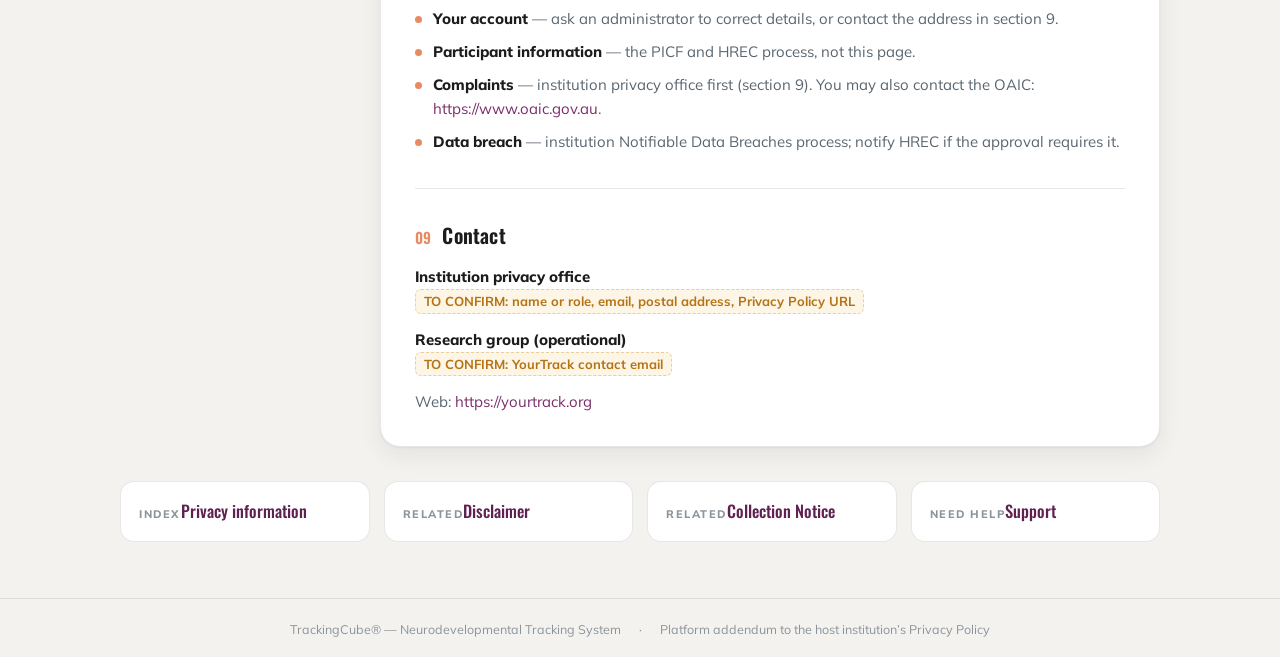
<file: docs/legal/privacy/index.html>
<!DOCTYPE html>
<html lang="en">
<head>
<meta charset="utf-8">
<meta name="viewport" content="width=device-width, initial-scale=1">
<meta name="robots" content="noindex, nofollow">
<title>Privacy Statement — TrackingCube</title>
<link rel="preconnect" href="https://fonts.googleapis.com">
<link rel="preconnect" href="https://fonts.gstatic.com" crossorigin>
<link href="https://fonts.googleapis.com/css2?family=Oswald:wght@400;500;600&family=Mulish:wght@400;600;700;800&display=swap" rel="stylesheet">
<link href="../assets/legal.css" rel="stylesheet">
</head>
<body>
<header class="topbar">
  <img src="../../support/assets/logo-tc.png" alt="TrackingCube — Neurodevelopmental Tracking System">
  <div class="sys">Privacy</div>
</header>
<div class="draft-banner">
  <strong>Draft 0.2</strong> — for legal / research office review. Not approved for publication. Every
  <span class="todo">TO CONFIRM</span> below is blocking before go-live.
</div>
<main class="wrap">
  <div class="sheet">
    <div class="eyebrow upper">YourTrack · Neurodevelopmental Tracking Systems</div>
    <h1>Privacy statement</h1>
    <div class="rule"></div>
    <p class="lede">A short platform addendum for the YourTrack apps — what they collect for <strong>accounts</strong>, where they are hosted, and where to read about <strong>participant</strong> data.</p>

    <div class="meta-row">
      <span class="chip">Version <b>Draft 0.2 · August 2026</b></span>
      <span class="chip">Status <b>Draft for legal review — not published</b></span>
      <span class="chip">Audience <b>In-app footer / public page</b></span>
    </div>

    <div class="doc">
      <nav class="toc" aria-label="Sections">
        <h2>On this page</h2>
        <ol>
          <li><a href="#s1">This document</a></li>
          <li><a href="#s2">Who we are</a></li>
          <li><a href="#s3">Two kinds of information</a></li>
          <li><a href="#s4">Account information we collect</a></li>
          <li><a href="#s5">Who we disclose it to</a></li>
          <li><a href="#s6">Overseas disclosure</a></li>
          <li><a href="#s7">Security and retention</a></li>
          <li><a href="#s8">Access, correction, and complaints</a></li>
          <li><a href="#s9">Contact</a></li>
        </ol>
      </nav>

      <div class="body-card">
        <div class="callout">
          <p>This is a <strong>short addendum</strong> for the apps, not a standalone commercial Privacy Policy. The APP entity is the <strong>host institution</strong>. Participant research is covered by approved <strong>ethics</strong> (HREC protocol, PICF, data management plan). Replace every <span class="todo">TO CONFIRM</span> before go-live. This is not legal advice.</p>
        </div>

        <section id="s1">
          <h2><span class="num">01</span> This document</h2>
          <p>YourTrack is research software run by a research group. It includes:</p>
          <ul>
            <li>YourTrack Portal (<code>portal.trackingcube.au</code>)</li>
            <li>Tracking Cube (<code>app.trackingcube.au</code> and <code>admin.trackingcube.au</code>)</li>
            <li>iRNDA and related training / LMS services (<code>irnda.trackingcube.au</code>)</li>
          </ul>
          <p>How the institution handles personal information is set out in:</p>
          <p><span class="todo">TO CONFIRM: institution Privacy Policy URL</span></p>
          <p>This page only explains what these <strong>apps</strong> do in addition to that policy: researcher <strong>accounts</strong>, hosting, and where to read about <strong>participant</strong> data.</p>
        </section>

        <section id="s2">
          <h2><span class="num">02</span> Who we are</h2>
          <p><strong>APP entity:</strong> <span class="todo">TO CONFIRM: institution legal name, ABN</span></p>
          <p><strong>Research group:</strong> YourTrack / Tracking Cube</p>
          <p><strong>Website:</strong> <a href="https://yourtrack.org">https://yourtrack.org</a></p>
          <p>“We” means the institution (including this research group). Privacy complaints and Notifiable Data Breaches follow the <strong>institution’s</strong> process, not a separate YourTrack company process.</p>
        </section>

        <section id="s3">
          <h2><span class="num">03</span> Two kinds of information</h2>
          <div class="table-scroll">
            <table>
              <thead>
                <tr><th>Kind</th><th>Whose information</th><th>Where it is explained</th></tr>
              </thead>
              <tbody>
                <tr>
                  <td><strong>Account information</strong></td>
                  <td>Researchers and other authorised users of the apps</td>
                  <td>This addendum + <a href="../collection-notice/">Collection Notice</a> at activation</td>
                </tr>
                <tr>
                  <td><strong>Participant / program information</strong></td>
                  <td>People taking part in research (and sometimes family members)</td>
                  <td>Approved ethics protocol, PICF, and data management plan — <strong>not</strong> duplicated here</td>
                </tr>
              </tbody>
            </table>
          </div>
          <p>Health and developmental information about participants is <strong>sensitive information</strong>. We only hold it as described in the ethics approval <span class="todo">TO CONFIRM: HREC reference</span>. We do not use the staff activation screen to collect participant data.</p>
        </section>

        <section id="s4">
          <h2><span class="num">04</span> Account information we collect</h2>
          <p>There is no public self-registration. Access is requested, an administrator approves it, then we create an identity.</p>
          <p>For accounts we typically collect:</p>
          <ul>
            <li>Name and email address</li>
            <li>Organisation / research group and application roles</li>
            <li>Authentication data held by Auth0 (passwords are hashed by Auth0; we do not store plaintext passwords)</li>
            <li>Email verification, last login, and similar login metadata</li>
            <li>Login and security logs (for example IP address, timestamps, audit events)</li>
          </ul>
          <p>If you do not complete activation we cannot give you a working login.</p>
          <p>We use this information to create and manage your account, give you access to the apps you were approved for, keep the service secure, send activation and password-reset messages, and meet legal obligations.</p>
          <p>We do not sell personal information. We do not use advertising cookies to profile you across other sites.</p>
        </section>

        <section id="s5">
          <h2><span class="num">05</span> Who we disclose it to</h2>
          <div class="table-scroll">
            <table>
              <thead>
                <tr><th>Recipient</th><th>Role</th></tr>
              </thead>
              <tbody>
                <tr><td><strong>Auth0</strong></td><td>Sign-in and passwords</td></tr>
                <tr><td><strong>Amazon Web Services (AWS)</strong></td><td>Hosting in Sydney (<code>ap-southeast-2</code>) — database, files, logs</td></tr>
                <tr><td><strong>Authorised members of the research team</strong></td><td>Access according to roles assigned in the app (aligned with the ethics personnel list)</td></tr>
                <tr><td><strong>Institution privacy / IT security / HREC</strong></td><td>Incidents, complaints, or where the protocol requires reporting</td></tr>
                <tr><td><strong>Others</strong></td><td>Only where required or authorised by law</td></tr>
              </tbody>
            </table>
          </div>
        </section>

        <section id="s6">
          <h2><span class="num">06</span> Overseas disclosure</h2>
          <p><strong>Application and research data</strong> are hosted on AWS in <strong>Sydney, Australia</strong>.</p>
          <p><strong>Identity data</strong> is processed by Auth0. Auth0 may store or access that information outside Australia <span class="todo">TO CONFIRM: Auth0 tenant region</span>. This must match what was declared in the ethics data management plan.</p>
        </section>

        <section id="s7">
          <h2><span class="num">07</span> Security and retention</h2>
          <p>We use HTTPS, encryption at rest where configured, a secret manager for credentials, role-based access, and audit logs. Accounts are approved before they can be used.</p>
          <ul>
            <li><strong>Participant data</strong> — kept, destroyed, or de-identified as the approved protocol / DMP requires (<strong>ethics-covered</strong>).</li>
            <li><strong>Staff accounts</strong> — disabled when someone leaves the team; remaining account records kept only as long as needed to run and secure the service <span class="todo">TO CONFIRM: any institution retention rule</span>.</li>
          </ul>
        </section>

        <section id="s8">
          <h2><span class="num">08</span> Access, correction, and complaints</h2>
          <ul>
            <li><strong>Your account</strong> — ask an administrator to correct details, or contact the address in section 9.</li>
            <li><strong>Participant information</strong> — the PICF and HREC process, not this page.</li>
            <li><strong>Complaints</strong> — institution privacy office first (section 9). You may also contact the OAIC: <a href="https://www.oaic.gov.au">https://www.oaic.gov.au</a>.</li>
            <li><strong>Data breach</strong> — institution Notifiable Data Breaches process; notify HREC if the approval requires it.</li>
          </ul>
        </section>

        <section id="s9">
          <h2><span class="num">09</span> Contact</h2>
          <p><strong>Institution privacy office</strong><br>
            <span class="todo">TO CONFIRM: name or role, email, postal address, Privacy Policy URL</span></p>
          <p><strong>Research group (operational)</strong><br>
            <span class="todo">TO CONFIRM: YourTrack contact email</span></p>
          <p>Web: <a href="https://yourtrack.org">https://yourtrack.org</a></p>
        </section>
      </div>
    </div>

    <nav class="page-nav">
      <a href="../"><span class="k">Index</span><span class="t">Privacy information</span></a>
      <a href="../disclaimer/"><span class="k">Related</span><span class="t">Disclaimer</span></a>
      <a href="../collection-notice/"><span class="k">Related</span><span class="t">Collection Notice</span></a>
      <a href="../../support/index.html"><span class="k">Need help</span><span class="t">Support</span></a>
    </nav>
  </div>
</main>
<footer>
  <span>TrackingCube® — Neurodevelopmental Tracking System</span>
  <span>·</span>
  <span>Platform addendum to the host institution’s Privacy Policy</span>
</footer>
</body>
</html>
</file>
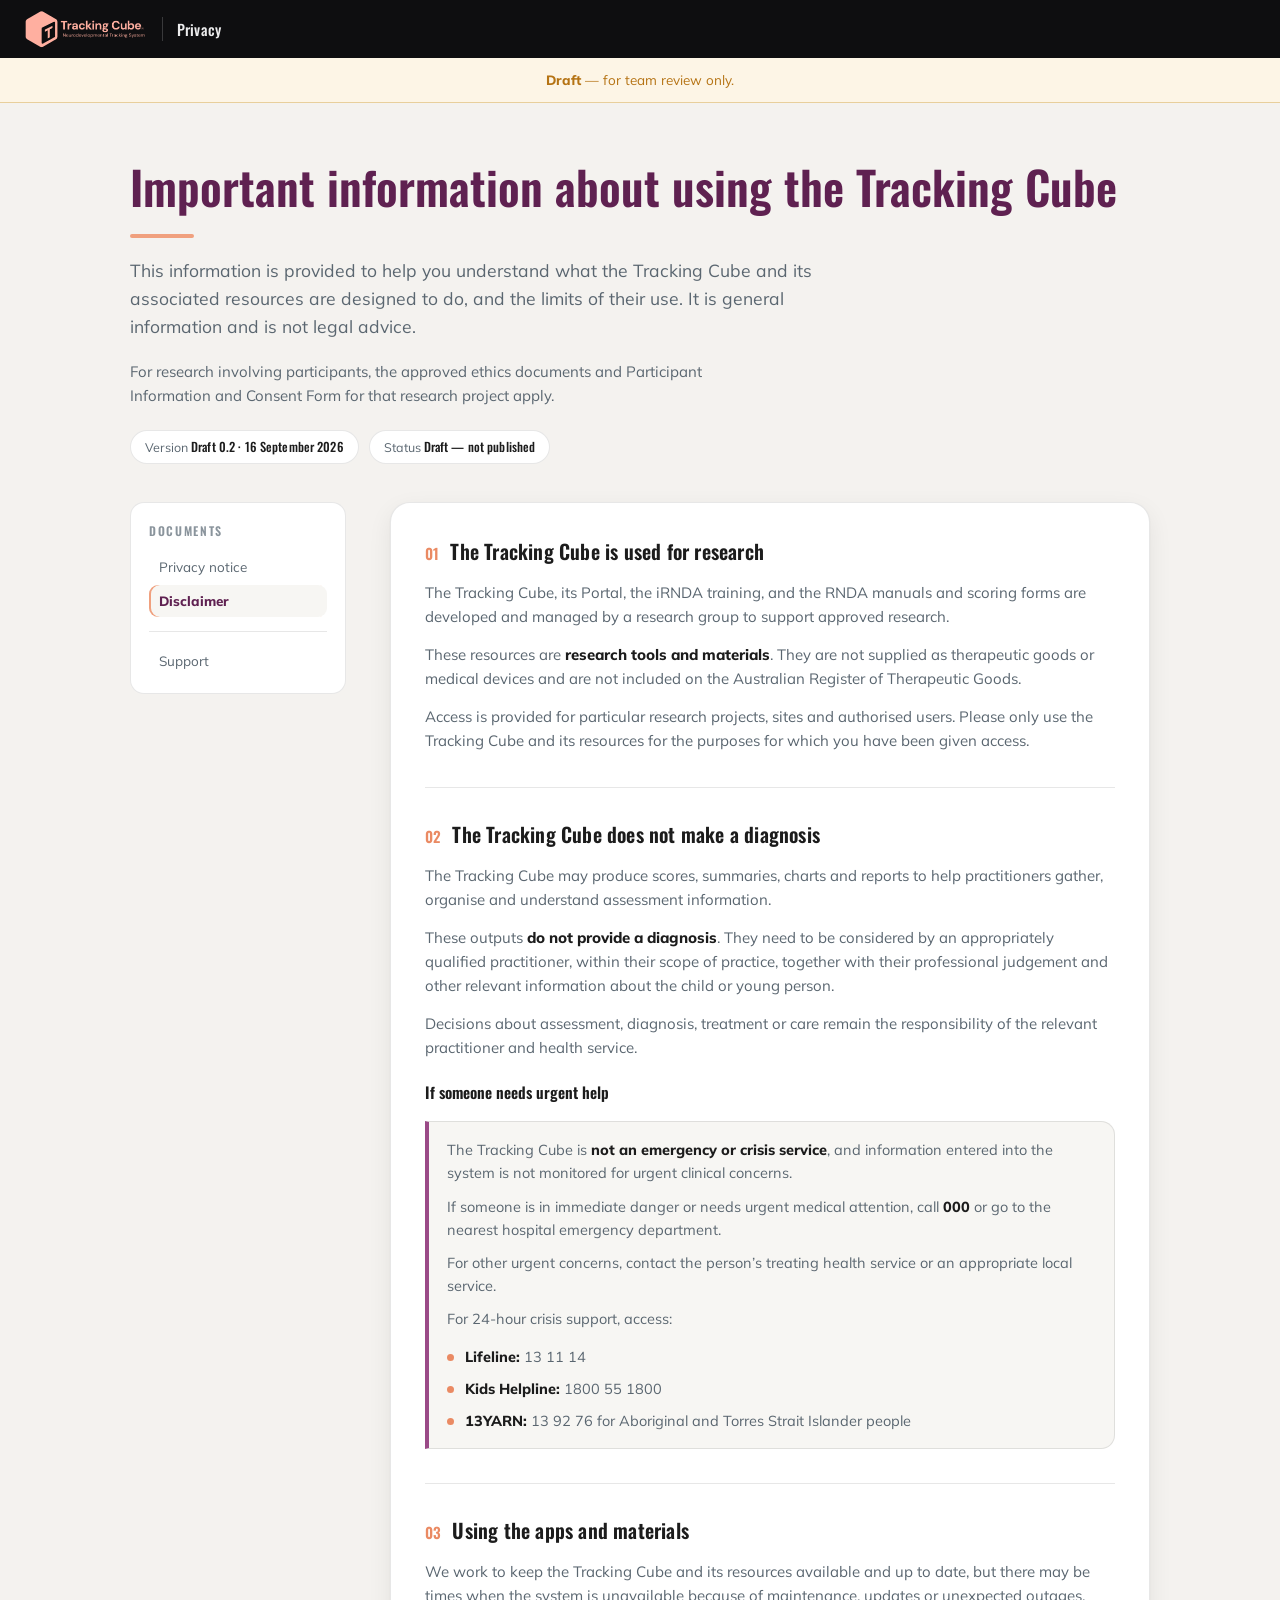
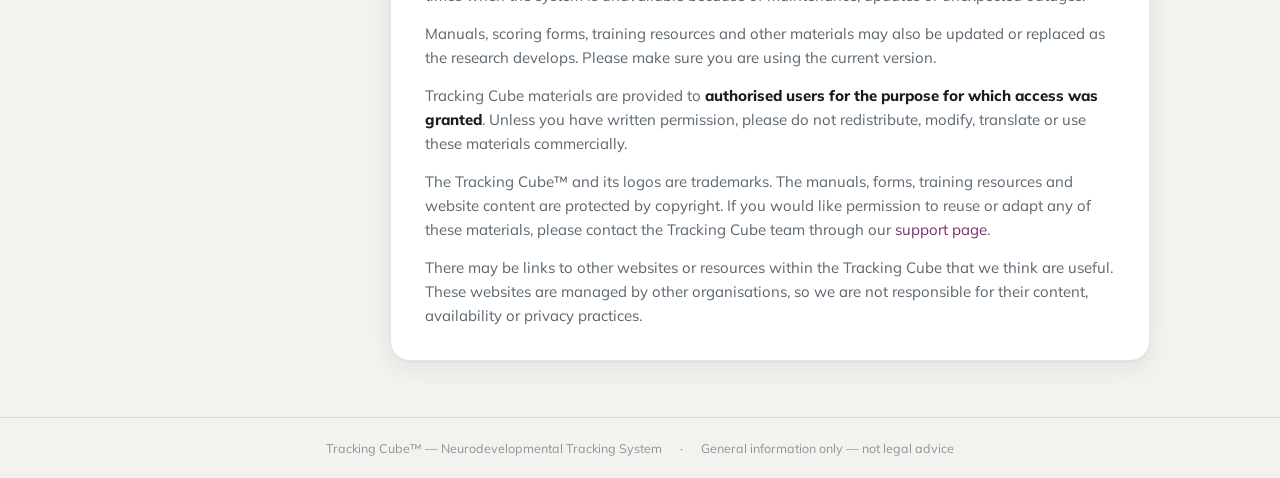
<file: docs/privacy/disclaimer/index.html>
<!DOCTYPE html>
<html lang="en">
<head>
<meta charset="utf-8">
<meta name="viewport" content="width=device-width, initial-scale=1">
<meta name="robots" content="noindex, nofollow">
<title>Important information about using the Tracking Cube</title>
<link rel="preconnect" href="https://fonts.googleapis.com">
<link rel="preconnect" href="https://fonts.gstatic.com" crossorigin>
<link href="https://fonts.googleapis.com/css2?family=Oswald:wght@400;500;600&family=Mulish:wght@400;600;700;800&display=swap" rel="stylesheet">
<link href="../assets/styles.css" rel="stylesheet">
</head>
<body>
<header class="topbar">
  <img src="../../support/assets/logo-tc.png" alt="Tracking Cube — Neurodevelopmental Tracking System">
  <div class="sys">Privacy</div>
</header>
<div class="draft-banner">
  <strong>Draft</strong> — for team review only.
</div>
<main class="wrap">
  <div class="sheet" style="max-width:1020px">
    <h1>Important information about using the Tracking Cube</h1>
    <div class="rule"></div>
    <p class="lede">This information is provided to help you understand what the Tracking Cube and its associated resources are designed to do, and the limits of their use. It is general information and is not legal advice.</p>

    <div class="intro-block">
      <p>For research involving participants, the approved ethics documents and Participant Information and Consent Form for that research project apply.</p>
    </div>

    <div class="meta-row">
      <span class="chip">Version <b>Draft 0.2 · 16 September 2026</b></span>
      <span class="chip">Status <b>Draft — not published</b></span>
    </div>

    <div class="doc">
      <nav class="docnav" aria-label="Privacy documents">
        <h2>Documents</h2>
        <ul>
          <li><a href="../statement/">Privacy notice</a></li>
          <li><a href="../disclaimer/" aria-current="page">Disclaimer</a></li>
        </ul>
        <ul>
          <li><a href="../../support/index.html">Support</a></li>
        </ul>
      </nav>

      <div class="body-card">
        <section id="s1">
          <h2><span class="num">01</span> The Tracking Cube is used for research</h2>
          <p>The Tracking Cube, its Portal, the iRNDA training, and the RNDA manuals and scoring forms are developed and managed by a research group to support approved research.</p>
          <p>These resources are <strong>research tools and materials</strong>. They are not supplied as therapeutic goods or medical devices and are not included on the Australian Register of Therapeutic Goods.</p>
          <p>Access is provided for particular research projects, sites and authorised users. Please only use the Tracking Cube and its resources for the purposes for which you have been given access.</p>
        </section>

        <section id="s2">
          <h2><span class="num">02</span> The Tracking Cube does not make a diagnosis</h2>
          <p>The Tracking Cube may produce scores, summaries, charts and reports to help practitioners gather, organise and understand assessment information.</p>
          <p>These outputs <strong>do not provide a diagnosis</strong>. They need to be considered by an appropriately qualified practitioner, within their scope of practice, together with their professional judgement and other relevant information about the child or young person.</p>
          <p>Decisions about assessment, diagnosis, treatment or care remain the responsibility of the relevant practitioner and health service.</p>

          <h3>If someone needs urgent help</h3>
          <div class="callout">
            <p>The Tracking Cube is <strong>not an emergency or crisis service</strong>, and information entered into the system is not monitored for urgent clinical concerns.</p>
            <p>If someone is in immediate danger or needs urgent medical attention, call <strong>000</strong> or go to the nearest hospital emergency department.</p>
            <p>For other urgent concerns, contact the person’s treating health service or an appropriate local service.</p>
            <p>For 24-hour crisis support, access:</p>
            <ul>
              <li><strong>Lifeline:</strong> 13 11 14</li>
              <li><strong>Kids Helpline:</strong> 1800 55 1800</li>
              <li><strong>13YARN:</strong> 13 92 76 for Aboriginal and Torres Strait Islander people</li>
            </ul>
          </div>
        </section>

        <section id="s3">
          <h2><span class="num">03</span> Using the apps and materials</h2>
          <p>We work to keep the Tracking Cube and its resources available and up to date, but there may be times when the system is unavailable because of maintenance, updates or unexpected outages.</p>
          <p>Manuals, scoring forms, training resources and other materials may also be updated or replaced as the research develops. Please make sure you are using the current version.</p>
          <p>Tracking Cube materials are provided to <strong>authorised users for the purpose for which access was granted</strong>. Unless you have written permission, please do not redistribute, modify, translate or use these materials commercially.</p>
          <p>The Tracking Cube™ and its logos are trademarks. The manuals, forms, training resources and website content are protected by copyright. If you would like permission to reuse or adapt any of these materials, please contact the Tracking Cube team through our <a href="../../support/index.html">support page</a>.</p>
          <p>There may be links to other websites or resources within the Tracking Cube that we think are useful. These websites are managed by other organisations, so we are not responsible for their content, availability or privacy practices.</p>
        </section>
      </div>
    </div>
  </div>
</main>
<footer>
  <span>Tracking Cube™ — Neurodevelopmental Tracking System</span>
  <span>·</span>
  <span>General information only — not legal advice</span>
</footer>
</body>
</html>
</file>
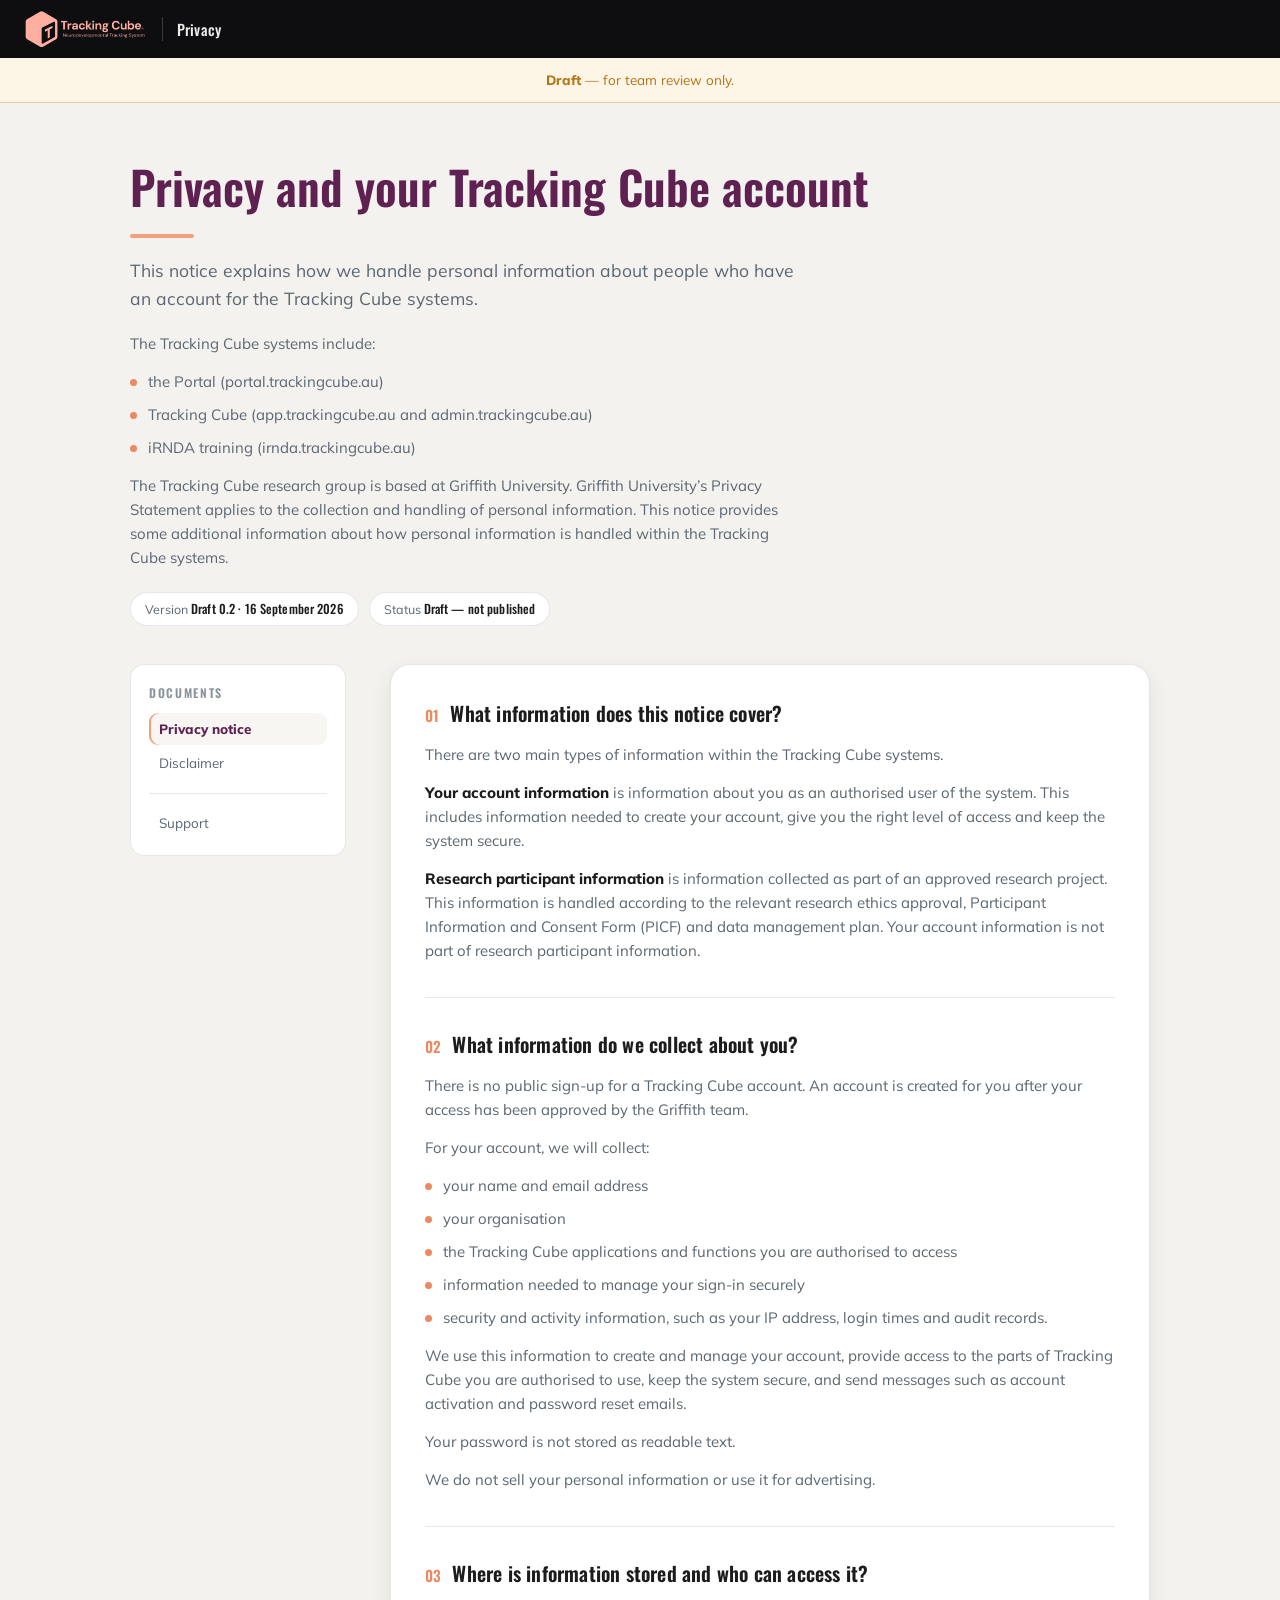
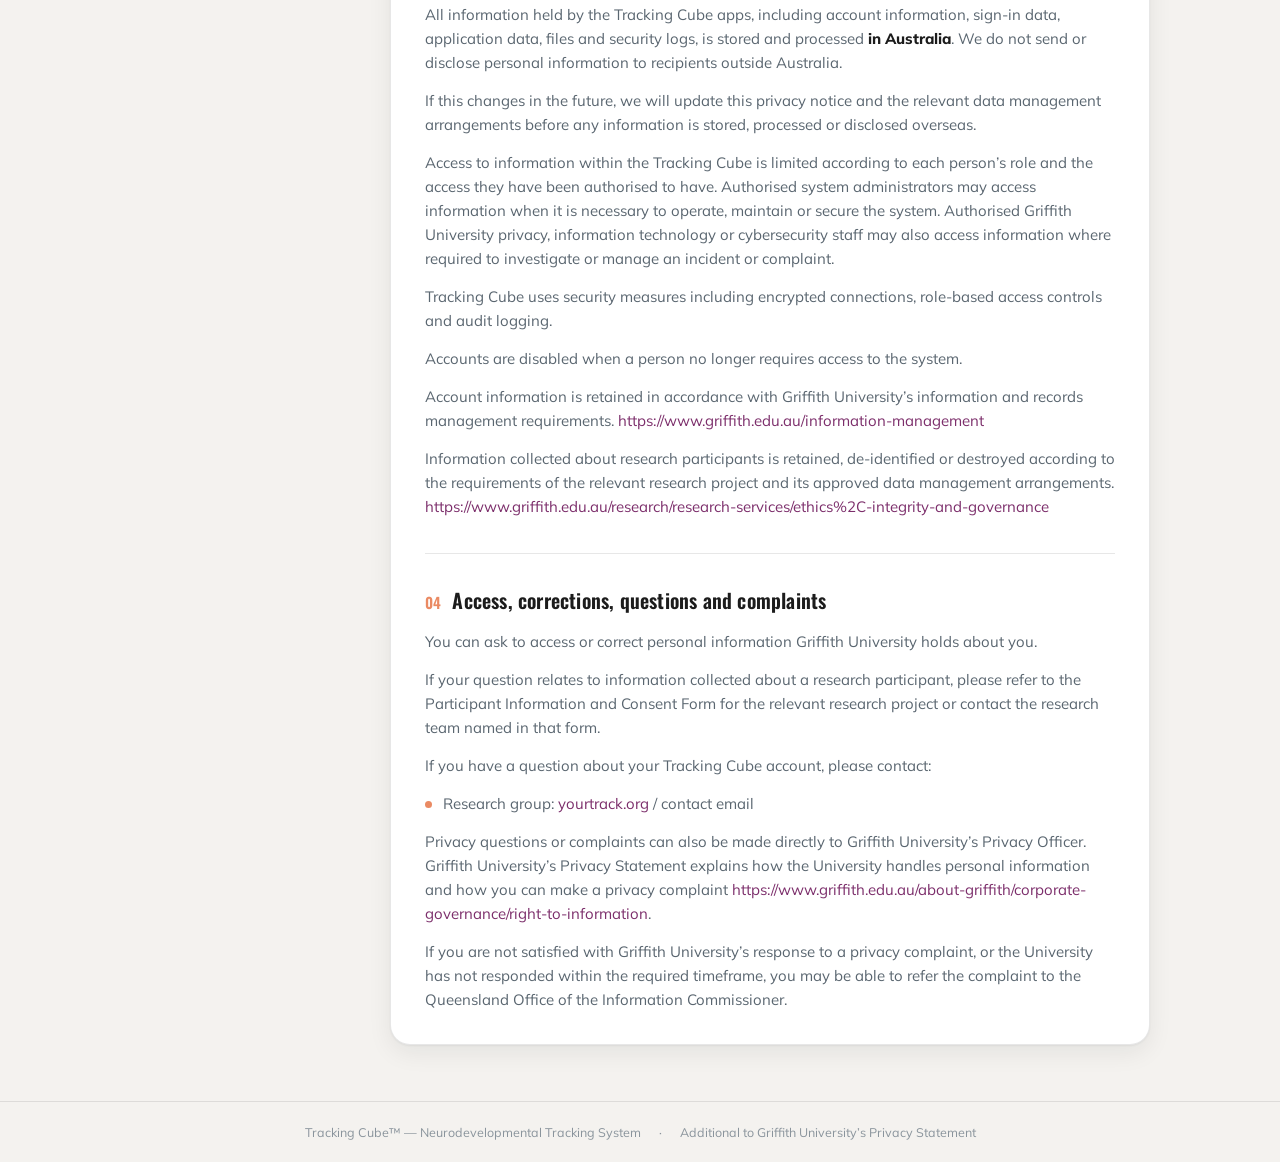
<file: docs/privacy/statement/index.html>
<!DOCTYPE html>
<html lang="en">
<head>
<meta charset="utf-8">
<meta name="viewport" content="width=device-width, initial-scale=1">
<meta name="robots" content="noindex, nofollow">
<title>Privacy and your Tracking Cube account</title>
<link rel="preconnect" href="https://fonts.googleapis.com">
<link rel="preconnect" href="https://fonts.gstatic.com" crossorigin>
<link href="https://fonts.googleapis.com/css2?family=Oswald:wght@400;500;600&family=Mulish:wght@400;600;700;800&display=swap" rel="stylesheet">
<link href="../assets/styles.css" rel="stylesheet">
</head>
<body>
<header class="topbar">
  <img src="../../support/assets/logo-tc.png" alt="Tracking Cube — Neurodevelopmental Tracking System">
  <div class="sys">Privacy</div>
</header>
<div class="draft-banner">
  <strong>Draft</strong> — for team review only.
</div>
<main class="wrap">
  <div class="sheet" style="max-width:1020px">
    <h1>Privacy and your Tracking Cube account</h1>
    <div class="rule"></div>
    <p class="lede">This notice explains how we handle personal information about people who have an account for the Tracking Cube systems.</p>

    <div class="intro-block">
      <p>The Tracking Cube systems include:</p>
      <ul>
        <li>the Portal (portal.trackingcube.au)</li>
        <li>Tracking Cube (app.trackingcube.au and admin.trackingcube.au)</li>
        <li>iRNDA training (irnda.trackingcube.au)</li>
      </ul>
      <p>The Tracking Cube research group is based at Griffith University. Griffith University’s Privacy Statement applies to the collection and handling of personal information. This notice provides some additional information about how personal information is handled within the Tracking Cube systems.</p>
    </div>

    <div class="meta-row">
      <span class="chip">Version <b>Draft 0.2 · 16 September 2026</b></span>
      <span class="chip">Status <b>Draft — not published</b></span>
    </div>

    <div class="doc">
      <nav class="docnav" aria-label="Privacy documents">
        <h2>Documents</h2>
        <ul>
          <li><a href="../statement/" aria-current="page">Privacy notice</a></li>
          <li><a href="../disclaimer/">Disclaimer</a></li>
        </ul>
        <ul>
          <li><a href="../../support/index.html">Support</a></li>
        </ul>
      </nav>

      <div class="body-card">
        <section id="s1">
          <h2><span class="num">01</span> What information does this notice cover?</h2>
          <p>There are two main types of information within the Tracking Cube systems.</p>
          <p><strong>Your account information</strong> is information about you as an authorised user of the system. This includes information needed to create your account, give you the right level of access and keep the system secure.</p>
          <p><strong>Research participant information</strong> is information collected as part of an approved research project. This information is handled according to the relevant research ethics approval, Participant Information and Consent Form (PICF) and data management plan. Your account information is not part of research participant information.</p>
        </section>

        <section id="s2">
          <h2><span class="num">02</span> What information do we collect about you?</h2>
          <p>There is no public sign-up for a Tracking Cube account. An account is created for you after your access has been approved by the Griffith team.</p>
          <p>For your account, we will collect:</p>
          <ul>
            <li>your name and email address</li>
            <li>your organisation</li>
            <li>the Tracking Cube applications and functions you are authorised to access</li>
            <li>information needed to manage your sign-in securely</li>
            <li>security and activity information, such as your IP address, login times and audit records.</li>
          </ul>
          <p>We use this information to create and manage your account, provide access to the parts of Tracking Cube you are authorised to use, keep the system secure, and send messages such as account activation and password reset emails.</p>
          <p>Your password is not stored as readable text.</p>
          <p>We do not sell your personal information or use it for advertising.</p>
        </section>

        <section id="s3">
          <h2><span class="num">03</span> Where is information stored and who can access it?</h2>
          <p>All information held by the Tracking Cube apps, including account information, sign-in data, application data, files and security logs, is stored and processed <strong>in Australia</strong>. We do not send or disclose personal information to recipients outside Australia.</p>
          <p>If this changes in the future, we will update this privacy notice and the relevant data management arrangements before any information is stored, processed or disclosed overseas.</p>
          <p>Access to information within the Tracking Cube is limited according to each person’s role and the access they have been authorised to have. Authorised system administrators may access information when it is necessary to operate, maintain or secure the system. Authorised Griffith University privacy, information technology or cybersecurity staff may also access information where required to investigate or manage an incident or complaint.</p>
          <p>Tracking Cube uses security measures including encrypted connections, role-based access controls and audit logging.</p>
          <p>Accounts are disabled when a person no longer requires access to the system.</p>
          <p>Account information is retained in accordance with Griffith University’s information and records management requirements. <a href="https://www.griffith.edu.au/information-management">https://www.griffith.edu.au/information-management</a></p>
          <p>Information collected about research participants is retained, de-identified or destroyed according to the requirements of the relevant research project and its approved data management arrangements. <a href="https://www.griffith.edu.au/research/research-services/ethics%2C-integrity-and-governance">https://www.griffith.edu.au/research/research-services/ethics%2C-integrity-and-governance</a></p>
        </section>

        <section id="s4">
          <h2><span class="num">04</span> Access, corrections, questions and complaints</h2>
          <p>You can ask to access or correct personal information Griffith University holds about you.</p>
          <p>If your question relates to information collected about a research participant, please refer to the Participant Information and Consent Form for the relevant research project or contact the research team named in that form.</p>
          <p>If you have a question about your Tracking Cube account, please contact:</p>
          <ul>
            <li>Research group: <a href="https://yourtrack.org">yourtrack.org</a> / contact email</li>
          </ul>
          <p>Privacy questions or complaints can also be made directly to Griffith University’s Privacy Officer. Griffith University’s Privacy Statement explains how the University handles personal information and how you can make a privacy complaint <a href="https://www.griffith.edu.au/about-griffith/corporate-governance/right-to-information">https://www.griffith.edu.au/about-griffith/corporate-governance/right-to-information</a>.</p>
          <p>If you are not satisfied with Griffith University’s response to a privacy complaint, or the University has not responded within the required timeframe, you may be able to refer the complaint to the Queensland Office of the Information Commissioner.</p>
        </section>
      </div>
    </div>
  </div>
</main>
<footer>
  <span>Tracking Cube™ — Neurodevelopmental Tracking System</span>
  <span>·</span>
  <span>Additional to Griffith University’s Privacy Statement</span>
</footer>
</body>
</html>
</file>
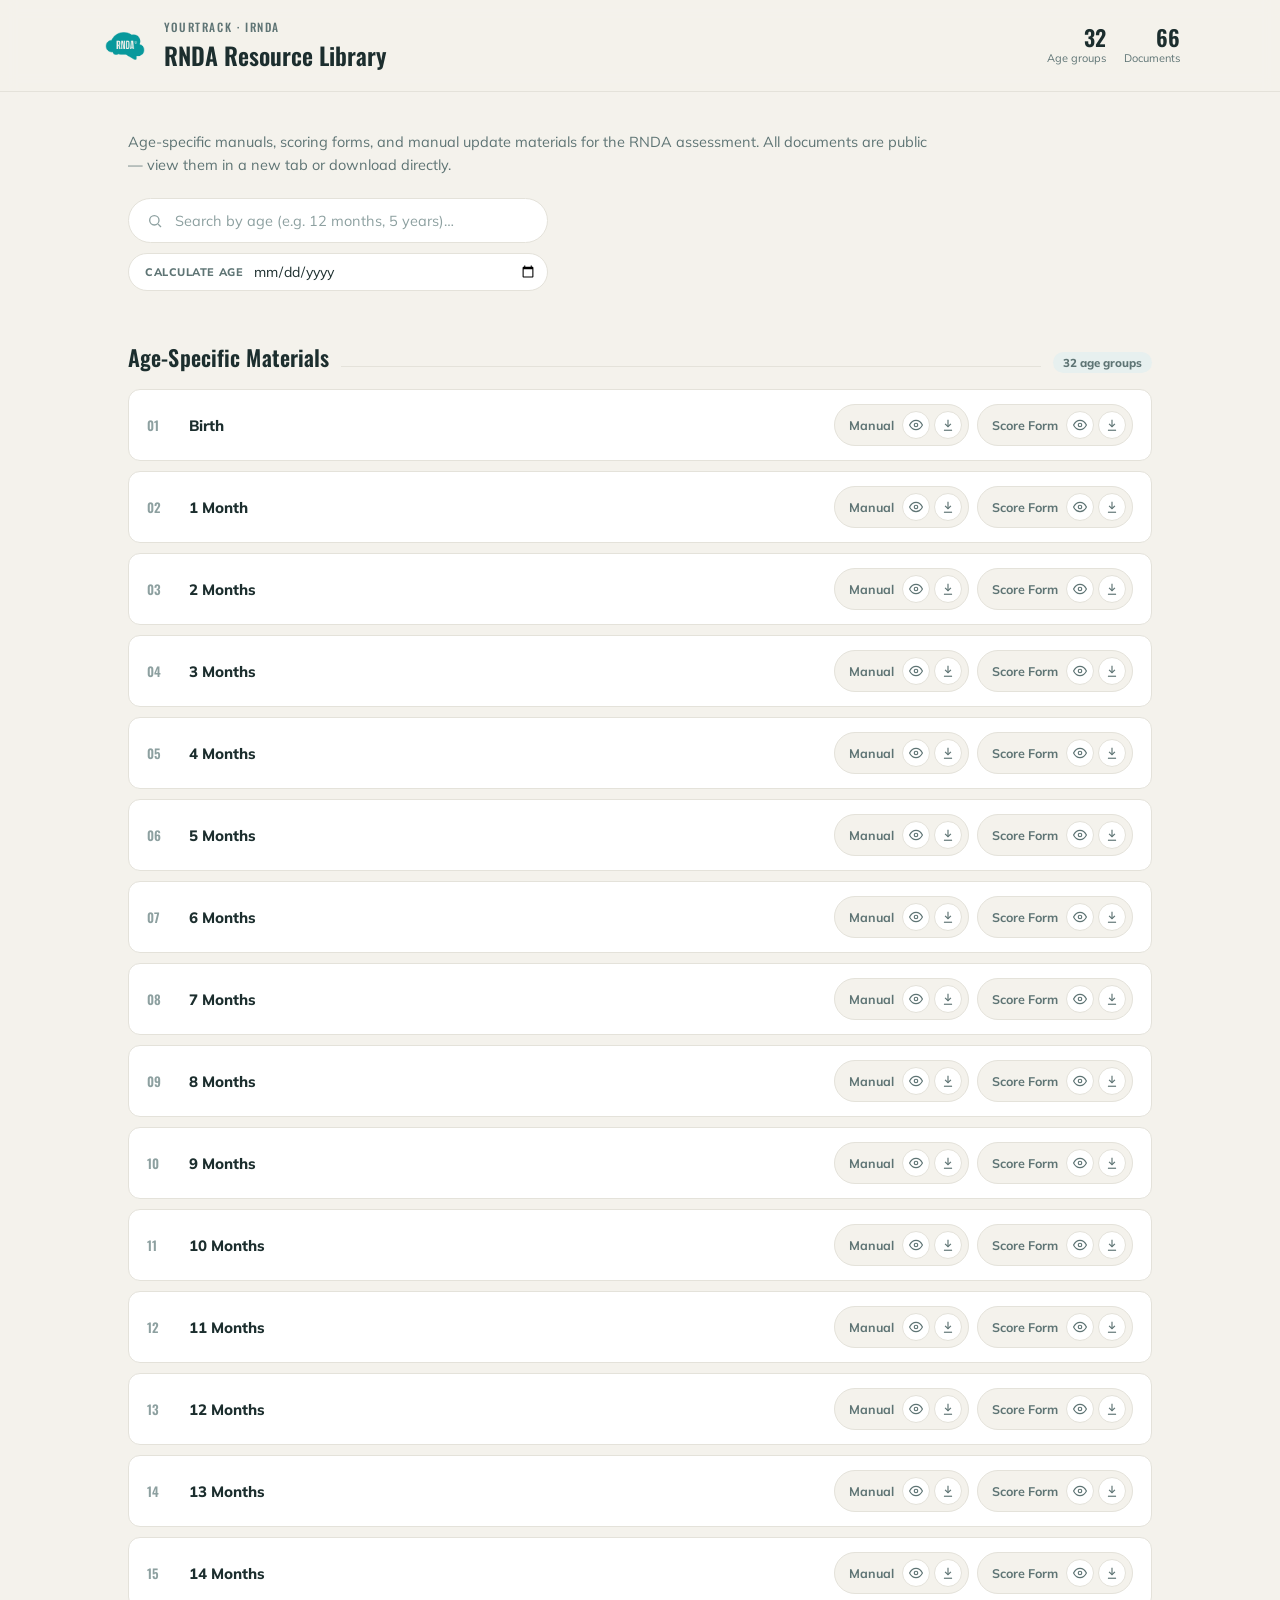
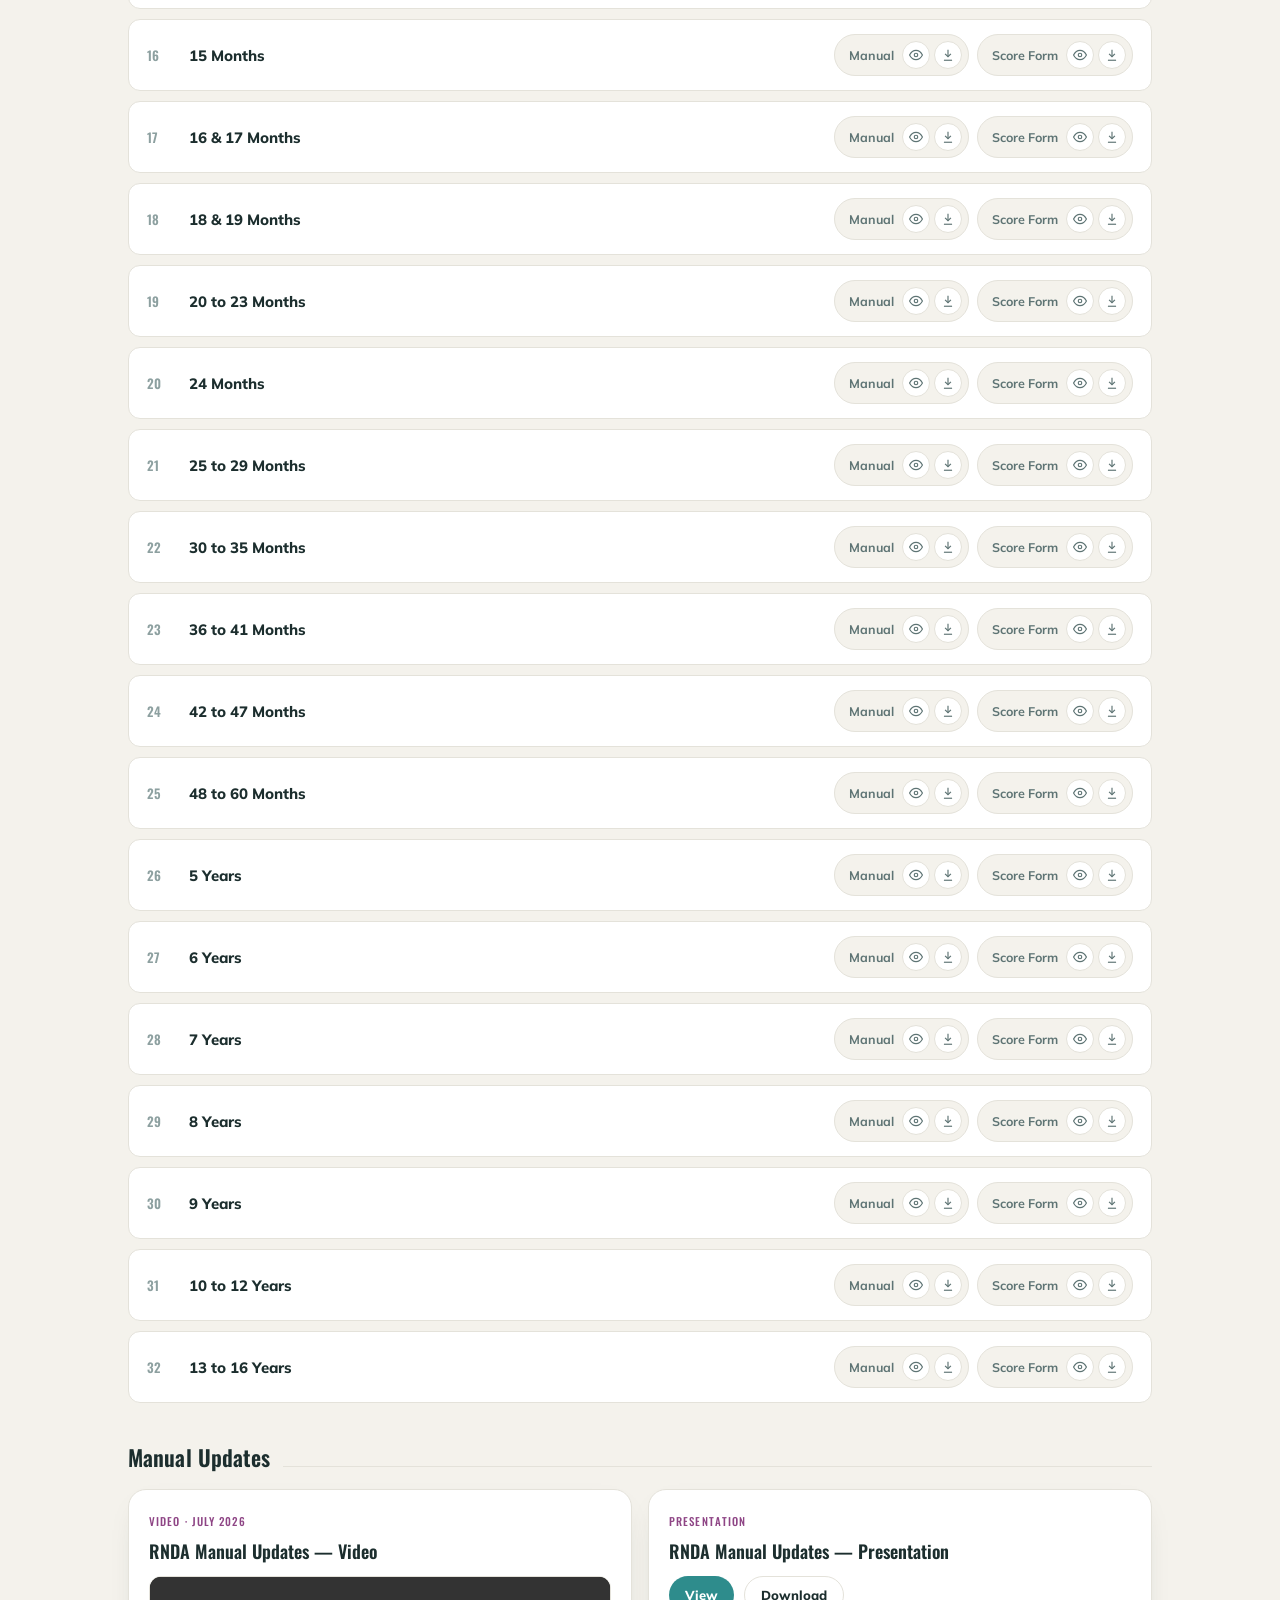
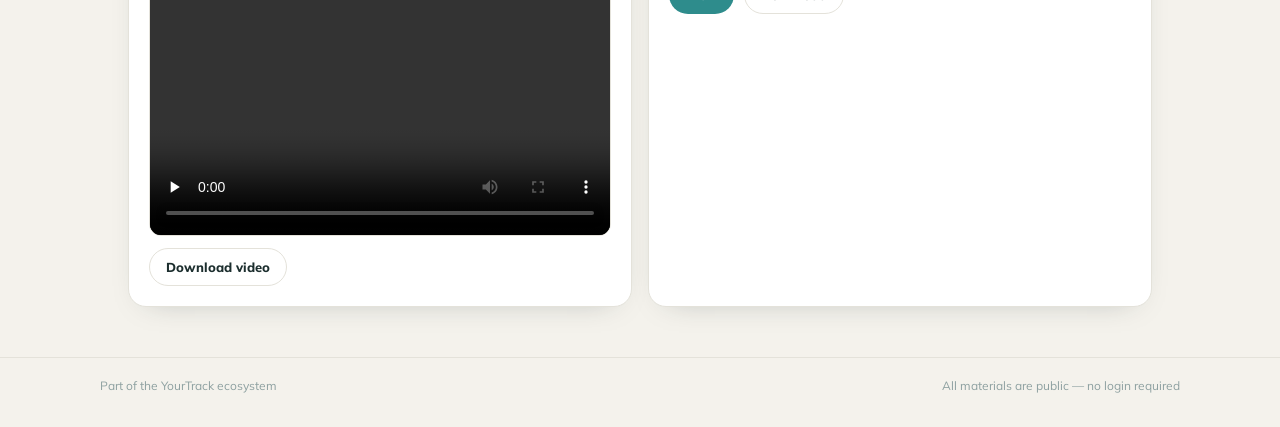
<file: docs/rnda/rnda-resource-library/index.html>
<!DOCTYPE html>
<html lang="en">
<head>
<meta charset="UTF-8">
<meta name="viewport" content="width=device-width, initial-scale=1.0">
<meta name="robots" content="noindex, nofollow">
<title>RNDA Resource Library</title>
<link rel="preconnect" href="https://fonts.googleapis.com">
<link rel="preconnect" href="https://fonts.gstatic.com" crossorigin>
<link href="https://fonts.googleapis.com/css2?family=Oswald:wght@400;500;600;700&family=Mulish:ital,wght@0,400;0,500;0,600;0,700;0,800&display=swap" rel="stylesheet">
<link rel="stylesheet" href="style.css">
<script src="data.js"></script>
</head>
<body>
<template id="__bundler_thumbnail">
<svg viewBox="0 0 1200 800" xmlns="http://www.w3.org/2000/svg">
<rect width="1200" height="800" fill="#F4F2EC"></rect>
<g transform="translate(600 360)">
<path transform="translate(-150 -120) scale(1.5)" fill="#2E8C8C" d="M96 12c34 0 58 22 60 50 22 2 38 18 38 38 0 22-18 40-44 40H78c-30 0-54-20-54-46 0-18 12-34 30-40 0-1 0-2 0-3 0-22 18-39 42-39z"></path>
<text x="0" y="58" text-anchor="middle" font-family="Oswald, sans-serif" font-weight="600" font-size="78" fill="#1C2E2E" letter-spacing="2">RNDA</text>
<text x="0" y="108" text-anchor="middle" font-family="Mulish, sans-serif" font-size="26" fill="#5E7474" letter-spacing="3">RESOURCE LIBRARY</text>
</g>
</svg>
</template>

<div class="topbar">
<div class="wrap inner">
<div class="brand"><img class="logo" src="assets/rnda-cloud-teal.png" alt="RNDA"><div><span class="k">YourTrack &middot; iRNDA</span><h1>RNDA Resource Library</h1></div></div>
<div class="totals" id="totals"></div>
</div>
</div>

<div class="wrap">
<div class="page-head">
<p>Age-specific manuals, scoring forms, and manual update materials for the RNDA assessment. All documents are public — view them in a new tab or download directly.</p>
<div class="search">
<svg width="16" height="16" viewBox="0 0 24 24" fill="none" stroke="currentColor" stroke-width="2"><circle cx="11" cy="11" r="7"></circle><line x1="21" y1="21" x2="16.65" y2="16.65"></line></svg>
<input id="searchInput" type="text" placeholder="Search by age (e.g. 12 months, 5 years)&hellip;">
</div>
<div class="dob-field">
<span class="dob-cap">Calculate age</span>
<input type="date" id="dobInput">
<span class="dob-age" id="dobAge" style="display:none"></span>
<button class="dob-clear" id="dobClear" title="Clear" style="display:none">&times;</button>
</div>
<div class="dob-notice" id="dobNotice" style="display:none"></div>
<div class="search-count" id="searchCount"></div>
</div>

<section class="block">
<div class="sect-head"><h2>Age-Specific Materials</h2><div class="rule"></div><span class="ct" id="ageCount"></span></div>
<div class="age-list" id="ageList"></div>
</section>

<section class="block">
<div class="sect-head"><h2>Manual Updates</h2><div class="rule"></div></div>
<div class="upd-grid">
<div class="upd-card">
<span class="kicker">Video &middot; July 2026</span>
<h3>RNDA Manual Updates — Video</h3>
<div class="video-wrap" style="margin-bottom:12px">
<video id="updVideo" controls preload="none"></video>
<div class="video-fallback" id="videoFallback"><p>This browser can't play the video inline. Download it to watch.</p><a class="btn btn-primary" id="videoFallbackDl" download>Download video</a></div>
</div>
<div class="upd-acts">
<a class="btn btn-ghost" id="updVideoDl" download>Download video</a>
</div>
</div>
<div class="upd-card">
<span class="kicker">Presentation</span>
<h3>RNDA Manual Updates — Presentation</h3>
<div class="upd-acts">
<a class="btn btn-primary" id="updPresView" target="_blank" rel="noopener">View</a>
<a class="btn btn-ghost" id="updPresDl" download>Download</a>
</div>
</div>
</div>
</section>
</div>

<div class="foot"><div class="wrap inner"><span>Part of the YourTrack ecosystem</span><span>All materials are public &mdash; no login required</span></div></div>

<script>
const iconEye = `<svg width="14" height="14" viewBox="0 0 24 24" fill="none" stroke="currentColor" stroke-width="2"><path d="M1 12s4-8 11-8 11 8 11 8-4 8-11 8-11-8-11-8z"></path><circle cx="12" cy="12" r="3"></circle></svg>`;
const iconDl = `<svg width="14" height="14" viewBox="0 0 24 24" fill="none" stroke="currentColor" stroke-width="2"><path d="M12 3v12"></path><path d="M7 10l5 5 5-5"></path><path d="M5 21h14"></path></svg>`;

function url(rel){ return RNDA_BASE_URL + rel; }

let dobMatchN = null;

function renderAgeList(filterText){
  const list = document.getElementById('ageList');
  const q = (filterText||'').trim().toLowerCase();
  let filtered = RNDA_AGE_GROUPS.filter(g => !q || g.label.toLowerCase().includes(q));
  if(dobMatchN){
    filtered = RNDA_AGE_GROUPS.filter(g => g.n === dobMatchN);
    document.getElementById('searchCount').textContent = '';
  } else {
    document.getElementById('searchCount').textContent = q ? `${filtered.length} of ${RNDA_AGE_GROUPS.length} age groups match "${filterText}"` : '';
  }
  document.getElementById('ageCount').textContent = `${RNDA_AGE_GROUPS.length} age groups`;
  if(!filtered.length){
    list.innerHTML = '<div class="empty">No age groups match your search.</div>';
    return;
  }
  list.innerHTML = filtered.map(g => `
    <div class="age-row${g.n===dobMatchN ? ' dob-match' : ''}" data-n="${g.n}" id="age-row-${g.n}">
      <span class="idx">${g.n}</span>
      <span class="lab">${g.label}</span>
      <div class="doc-group">
        <div class="doc-pair" data-doc="${url(g.manual)}">
          <span class="dn">Manual</span>
          <div class="acts">
            <a href="${url(g.manual)}" target="_blank" rel="noopener" title="View">${iconEye}</a>
            <a href="${url(g.manual)}" download title="Download">${iconDl}</a>
          </div>
        </div>
        <div class="doc-pair" data-doc="${url(g.score)}">
          <span class="dn">Score Form</span>
          <div class="acts">
            <a href="${url(g.score)}" target="_blank" rel="noopener" title="View">${iconEye}</a>
            <a href="${url(g.score)}" download title="Download">${iconDl}</a>
          </div>
        </div>
      </div>
    </div>`).join('');
}

function ageLabelFromMonths(m){
  if(m < 1) return `${Math.floor(m*30)} days`;
  if(m < 24) return `${m} month${m===1?'':'s'}`;
  return `${(m/12).toFixed(m%12===0?0:1)} years`;
}

function handleDob(value){
  const clearBtn = document.getElementById('dobClear');
  const ageBadge = document.getElementById('dobAge');
  const notice = document.getElementById('dobNotice');
  if(!value){
    dobMatchN = null;
    clearBtn.style.display = 'none';
    ageBadge.style.display = 'none';
    notice.style.display = 'none';
    document.getElementById('searchInput').value = '';
    renderAgeList('');
    return;
  }
  const dob = new Date(value + 'T00:00:00');
  const now = new Date();
  let months = (now.getFullYear() - dob.getFullYear()) * 12 + (now.getMonth() - dob.getMonth());
  if(now.getDate() < dob.getDate()) months -= 1;
  months = Math.max(0, months);
  const match = RNDA_AGE_GROUPS.find(g => months >= g.minM && months <= g.maxM) || RNDA_AGE_GROUPS[RNDA_AGE_GROUPS.length-1];
  dobMatchN = match.n;
  clearBtn.style.display = '';
  ageBadge.style.display = '';
  ageBadge.textContent = ageLabelFromMonths(months);
  notice.style.display = 'flex';
  notice.innerHTML = `Showing age group: <b>${match.label}</b> &nbsp;<button class="linkish" id="dobViewBtn">Show all age groups</button>`;
  document.getElementById('searchInput').value = '';
  renderAgeList('');
  document.getElementById('dobViewBtn').addEventListener('click', () => {
    document.getElementById('dobInput').value = '';
    handleDob('');
  });
}


function initUpdates(){
  const presUrl = url(RNDA_UPDATES.presentation);
  const videoUrl = url(RNDA_UPDATES.video);
  document.getElementById('updPresView').href = presUrl;
  document.getElementById('updPresDl').href = presUrl;
  document.getElementById('updVideoDl').href = videoUrl;
  document.getElementById('videoFallbackDl').href = videoUrl;
  const video = document.getElementById('updVideo');
  const source = document.createElement('source');
  source.src = videoUrl; source.type = 'video/mp4';
  video.appendChild(source);
  video.addEventListener('error', () => document.getElementById('videoFallback').classList.add('show'));
}

// best-effort, non-blocking existence check — marks rows that clearly fail; never blocks the page
function checkDocs(){
  document.querySelectorAll('.doc-pair').forEach(el => {
    const docUrl = el.getAttribute('data-doc');
    fetch(docUrl, { method: 'HEAD', mode: 'cors' })
      .then(res => { if(!res.ok) markErr(el); })
      .catch(() => {}); // cross-origin/network errors are inconclusive — don't flag
  });
  function markErr(el){
    el.classList.add('err');
    if(!el.querySelector('.err-badge')){
      const b = document.createElement('span');
      b.className = 'err-badge'; b.textContent = 'Unavailable';
      el.appendChild(b);
    }
  }
}

function updateTotals(){
  const total = RNDA_AGE_GROUPS.length * 2 + 2;
  document.getElementById('totals').innerHTML = `<div class="t"><div class="num">${RNDA_AGE_GROUPS.length}</div><div class="lab">Age groups</div></div><div class="t"><div class="num">${total}</div><div class="lab">Documents</div></div>`;
}

document.getElementById('ageList').innerHTML = '<div class="skel-row"></div><div class="skel-row"></div><div class="skel-row"></div>';
requestAnimationFrame(() => {
  updateTotals();
  renderAgeList('');
  initUpdates();
  checkDocs();
});
document.getElementById('searchInput').addEventListener('input', e => renderAgeList(e.target.value));
document.getElementById('dobInput').addEventListener('change', e => handleDob(e.target.value));
document.getElementById('dobClear').addEventListener('click', () => { document.getElementById('dobInput').value = ''; handleDob(''); });
</script>
</body>
</html>
</file>
<file: docs/legal/assets/legal.css>
/* Shared styles for TrackingCube legal pages (privacy, disclaimer, collection notice).
   Design language follows docs/support/index.html. */
:root{
  --plum:#7c2e6b;--plum-deep:#5f2151;--plum-soft:#9a4a87;
  --coral:#f0a07e;--coral-deep:#ea8a63;
  --slate:#61788c;
  --paper:#f4f2ef;--surface:#fff;--surface-2:#f7f6f3;
  --ink:#1c1c1c;--ink-2:#5a6670;--ink-3:#8a949c;
  --line:rgba(20,24,28,.10);--line-2:rgba(20,24,28,.16);
  --amber:#b57314;--amber-bg:#fdf5e6;--amber-line:#e8cf9c;
  --radius:14px;--radius-lg:20px;
  --shadow:0 1px 2px rgba(20,24,28,.05),0 8px 24px rgba(20,24,28,.07);
  --font-display:'Oswald',sans-serif;
  --font-body:'Mulish',system-ui,sans-serif;
}
*{box-sizing:border-box;margin:0;padding:0}
body{font-family:var(--font-body);background:var(--paper);color:var(--ink);font-size:15px;line-height:1.6;-webkit-font-smoothing:antialiased;min-height:100vh;display:flex;flex-direction:column}
a{color:var(--plum);text-decoration:none}
a:hover{color:var(--plum-deep);text-decoration:underline}
.upper{text-transform:uppercase}

/* Top bar */
.topbar{background:#0e0e10;color:#fff;display:flex;align-items:center;gap:14px;padding:0 22px;height:58px;flex:0 0 58px}
.topbar img{height:42px;width:auto;display:block}
.topbar .sys{font-family:var(--font-display);font-weight:500;font-size:15px;letter-spacing:.015em;color:#ececed;padding-left:14px;border-left:1px solid rgba(255,255,255,.18)}

/* Draft banner */
.draft-banner{background:var(--amber-bg);border-bottom:1px solid var(--amber-line);color:var(--amber);padding:11px 22px;font-size:13.5px;text-align:center}
.draft-banner strong{font-weight:800}

.wrap{flex:1;display:flex;justify-content:center;padding:48px 22px 56px}
.sheet{width:100%;max-width:1040px}

/* Hero */
.eyebrow{font-family:var(--font-display);font-size:12.5px;letter-spacing:.16em;color:var(--plum-soft);font-weight:500}
h1{font-family:var(--font-display);font-weight:600;font-size:clamp(30px,5vw,46px);line-height:1.04;margin:12px 0 0;color:var(--plum-deep)}
.rule{height:4px;width:64px;background:var(--coral);border-radius:2px;margin:24px 0 0}
.lede{margin-top:18px;font-size:clamp(15.5px,2vw,17.5px);color:var(--ink-2);max-width:62ch;text-wrap:pretty}

/* Meta chips */
.meta-row{margin-top:22px;display:flex;flex-wrap:wrap;gap:10px}
.chip{background:var(--surface);border:1px solid var(--line);border-radius:999px;padding:6px 14px;font-size:12.5px;color:var(--ink-2)}
.chip b{font-family:var(--font-display);font-weight:500;color:var(--ink);letter-spacing:.01em}

/* Two-column doc layout */
.doc{margin-top:38px;display:grid;grid-template-columns:1fr;gap:28px}
/* grid items default to min-width:auto, which lets the wide table in .table-scroll
   push the whole page sideways on narrow screens — keep them shrinkable */
.doc > *{min-width:0}
@media (min-width:940px){
  .doc{grid-template-columns:216px 1fr;gap:44px;align-items:start}
  .toc{position:sticky;top:28px}
}
.toc{background:var(--surface);border:1px solid var(--line);border-radius:var(--radius);padding:18px 18px 16px}
.toc h2{font-family:var(--font-display);font-weight:600;font-size:12px;letter-spacing:.14em;text-transform:uppercase;color:var(--ink-3);margin-bottom:12px}
.toc ol{list-style:none;counter-reset:toc;display:grid;gap:8px}
.toc li{counter-increment:toc;font-size:13.5px;line-height:1.4;display:flex;gap:9px}
.toc li::before{content:counter(toc);flex:0 0 18px;color:var(--ink-3);font-variant-numeric:tabular-nums;font-size:12px;padding-top:1px}
.toc a{color:var(--ink-2)}
.toc a:hover{color:var(--plum)}

/* Body card */
.body-card{background:var(--surface);border:1px solid var(--line);border-radius:var(--radius-lg);box-shadow:var(--shadow);padding:32px 34px}
@media (max-width:560px){.body-card{padding:24px 20px}}
section{scroll-margin-top:24px}
section + section{margin-top:34px;padding-top:30px;border-top:1px solid var(--line)}
section h2{font-family:var(--font-display);font-weight:600;font-size:20px;letter-spacing:.01em;color:var(--ink);display:flex;gap:11px;align-items:baseline}
section h2 .num{color:var(--coral-deep);font-size:15px;font-variant-numeric:tabular-nums}
section h3{font-family:var(--font-display);font-weight:600;font-size:15.5px;color:var(--ink);margin-top:20px}
section p{margin-top:14px;color:var(--ink-2);overflow-wrap:break-word}
section p strong,section li strong{color:var(--ink);font-weight:800}
section ul{margin-top:14px;list-style:none;display:grid;gap:9px}
/* bullets are absolutely positioned rather than flex children: a flex item cannot
   shrink below its min-content width, which let long <code> domains overflow the card */
section ul li{position:relative;padding-left:18px;color:var(--ink-2);overflow-wrap:break-word}
section ul li::before{content:"";position:absolute;left:0;top:9px;width:7px;height:7px;border-radius:50%;background:var(--coral-deep)}

/* Callout */
.callout{margin-top:16px;background:var(--surface-2);border:1px solid var(--line);border-left:4px solid var(--plum-soft);border-radius:0 var(--radius) var(--radius) 0;padding:16px 18px;font-size:14.5px;color:var(--ink-2)}
.callout p{margin-top:0}
.callout p + p{margin-top:10px}

/* Tables */
.table-scroll{margin-top:16px;max-width:100%;overflow-x:auto;border:1px solid var(--line);border-radius:var(--radius)}
table{border-collapse:collapse;width:100%;min-width:460px;font-size:14px}
th,td{text-align:left;padding:12px 16px;border-bottom:1px solid var(--line);vertical-align:top}
th{background:var(--surface-2);font-size:11.5px;letter-spacing:.12em;text-transform:uppercase;color:var(--ink-3);font-weight:800;white-space:nowrap}
td{color:var(--ink-2)}
td strong{color:var(--ink)}
tr:last-child td{border-bottom:none}

/* [TO CONFIRM] placeholder chip */
.todo{display:inline-block;background:var(--amber-bg);border:1px dashed var(--amber-line);color:var(--amber);border-radius:6px;padding:1px 8px;font-size:13px;font-weight:700;white-space:normal}

/* Checklist block */
.checklist{margin-top:16px;background:var(--surface-2);border:1px solid var(--line);border-radius:var(--radius);padding:16px 20px}
.checklist ul li{padding-left:24px}
.checklist ul li::before{content:"";position:absolute;left:0;top:6px;width:12px;height:12px;border-radius:3px;border:1.5px solid var(--line-2);background:var(--surface)}

/* Copy block for notice text meant to be pasted into a screen */
.copy-block{margin-top:16px;background:var(--surface-2);border:1px dashed var(--line-2);border-radius:var(--radius);padding:20px 22px}
.copy-block p:first-child{margin-top:0}

/* Page nav footer */
.page-nav{margin-top:34px;display:grid;grid-template-columns:repeat(auto-fit,minmax(220px,1fr));gap:14px}
.page-nav a{background:var(--surface);border:1px solid var(--line);border-radius:var(--radius);padding:16px 18px;display:block}
.page-nav a:hover{border-color:var(--plum-soft);text-decoration:none}
.page-nav .k{font-size:11px;letter-spacing:.14em;text-transform:uppercase;color:var(--ink-3);font-weight:800}
.page-nav .t{font-family:var(--font-display);font-weight:500;font-size:16.5px;color:var(--plum-deep);margin-top:5px}

footer{border-top:1px solid var(--line);padding:20px 22px;display:flex;flex-wrap:wrap;gap:8px 18px;align-items:center;justify-content:center;font-size:12.5px;color:var(--ink-3);text-align:center}

code{overflow-wrap:break-word;font-family:ui-monospace,SFMono-Regular,Menlo,Consolas,monospace;font-size:.9em;background:var(--surface-2);border:1px solid var(--line);border-radius:5px;padding:1px 6px;color:var(--ink)}
</file>
<file: docs/privacy/assets/styles.css>
/* Shared styles for the Tracking Cube privacy pages (privacy notice, important information).
   Design language follows docs/support/index.html. */
:root{
  --plum:#7c2e6b;--plum-deep:#5f2151;--plum-soft:#9a4a87;
  --coral:#f0a07e;--coral-deep:#ea8a63;
  --slate:#61788c;
  --paper:#f4f2ef;--surface:#fff;--surface-2:#f7f6f3;
  --ink:#1c1c1c;--ink-2:#5a6670;--ink-3:#8a949c;
  --line:rgba(20,24,28,.10);--line-2:rgba(20,24,28,.16);
  --amber:#b57314;--amber-bg:#fdf5e6;--amber-line:#e8cf9c;
  --radius:14px;--radius-lg:20px;
  --shadow:0 1px 2px rgba(20,24,28,.05),0 8px 24px rgba(20,24,28,.07);
  --font-display:'Oswald',sans-serif;
  --font-body:'Mulish',system-ui,sans-serif;
}
*{box-sizing:border-box;margin:0;padding:0}
body{font-family:var(--font-body);background:var(--paper);color:var(--ink);font-size:15px;line-height:1.6;-webkit-font-smoothing:antialiased;min-height:100vh;display:flex;flex-direction:column}
a{color:var(--plum);text-decoration:none}
a:hover{color:var(--plum-deep);text-decoration:underline}
.upper{text-transform:uppercase}

/* Top bar */
.topbar{background:#0e0e10;color:#fff;display:flex;align-items:center;gap:14px;padding:0 22px;height:58px;flex:0 0 58px}
.topbar img{height:42px;width:auto;display:block}
.topbar .sys{font-family:var(--font-display);font-weight:500;font-size:15px;letter-spacing:.015em;color:#ececed;padding-left:14px;border-left:1px solid rgba(255,255,255,.18)}

/* Draft banner */
.draft-banner{background:var(--amber-bg);border-bottom:1px solid var(--amber-line);color:var(--amber);padding:11px 22px;font-size:13.5px;text-align:center}
.draft-banner strong{font-weight:800}

.wrap{flex:1;display:flex;justify-content:center;padding:48px 22px 56px}
.sheet{width:100%;max-width:1040px}

/* Hero */
.eyebrow{font-family:var(--font-display);font-size:12.5px;letter-spacing:.16em;color:var(--plum-soft);font-weight:500}
h1{font-family:var(--font-display);font-weight:600;font-size:clamp(30px,5vw,46px);line-height:1.04;margin:12px 0 0;color:var(--plum-deep)}
.rule{height:4px;width:64px;background:var(--coral);border-radius:2px;margin:24px 0 0}
.lede{margin-top:18px;font-size:clamp(15.5px,2vw,17.5px);color:var(--ink-2);max-width:62ch;text-wrap:pretty}

/* Intro text that belongs to the document but sits above the numbered sections,
   so the opening paragraphs are not an orphan block inside the body card */
.intro-block{margin-top:20px;max-width:72ch}
.intro-block p{margin-top:14px;color:var(--ink-2);overflow-wrap:break-word}
.intro-block ul{margin-top:14px;list-style:none;display:grid;gap:9px}
.intro-block li{position:relative;padding-left:18px;color:var(--ink-2);overflow-wrap:break-word}
.intro-block li::before{content:"";position:absolute;left:0;top:9px;width:7px;height:7px;border-radius:50%;background:var(--coral-deep)}

/* Meta chips */
.meta-row{margin-top:22px;display:flex;flex-wrap:wrap;gap:10px}
.chip{background:var(--surface);border:1px solid var(--line);border-radius:999px;padding:6px 14px;font-size:12.5px;color:var(--ink-2)}
.chip b{font-family:var(--font-display);font-weight:500;color:var(--ink);letter-spacing:.01em}

/* Two-column doc layout */
.doc{margin-top:38px;display:grid;grid-template-columns:1fr;gap:28px}
/* grid items default to min-width:auto, which lets the wide table in .table-scroll
   push the whole page sideways on narrow screens — keep them shrinkable */
.doc > *{min-width:0}
@media (min-width:940px){
  .doc{grid-template-columns:216px 1fr;gap:44px;align-items:start}
  .docnav{position:sticky;top:28px}
}
/* Sidebar: jumps between the privacy documents, sticky alongside the body card */
.docnav{background:var(--surface);border:1px solid var(--line);border-radius:var(--radius);padding:18px 18px 16px}
.docnav h2{font-family:var(--font-display);font-weight:600;font-size:12px;letter-spacing:.14em;text-transform:uppercase;color:var(--ink-3);margin-bottom:10px}
.docnav ul{list-style:none;display:grid;gap:2px}
.docnav ul + ul{margin-top:14px;padding-top:13px;border-top:1px solid var(--line)}
.docnav a{display:block;font-size:13.5px;line-height:1.35;color:var(--ink-2);padding:7px 10px;border-radius:9px}
.docnav a:hover{color:var(--plum);background:var(--surface-2);text-decoration:none}
.docnav a[aria-current="page"]{color:var(--plum-deep);font-weight:800;background:var(--surface-2);box-shadow:inset 2px 0 0 var(--coral)}
/* Below the two-column breakpoint the sidebar sits above the card, so lay it out
   as wrapping chips instead of a tall stack that pushes the content off-screen */
@media (max-width:939px){
  .docnav{padding:15px 16px 13px}
  .docnav ul{display:flex;flex-wrap:wrap;gap:8px}
  .docnav ul + ul{margin-top:14px;padding-top:12px}
  .docnav a{border:1px solid var(--line);border-radius:999px;padding:6px 13px}
  .docnav a[aria-current="page"]{box-shadow:none;border-color:var(--plum-soft)}
}

/* Body card */
.body-card{background:var(--surface);border:1px solid var(--line);border-radius:var(--radius-lg);box-shadow:var(--shadow);padding:32px 34px}
@media (max-width:560px){.body-card{padding:24px 20px}}
section{scroll-margin-top:24px}
section + section{margin-top:34px;padding-top:30px;border-top:1px solid var(--line)}
section h2{font-family:var(--font-display);font-weight:600;font-size:20px;letter-spacing:.01em;color:var(--ink);display:flex;gap:11px;align-items:baseline}
section h2 .num{color:var(--coral-deep);font-size:15px;font-variant-numeric:tabular-nums}
section h3{font-family:var(--font-display);font-weight:600;font-size:15.5px;color:var(--ink);margin-top:20px}
section p{margin-top:14px;color:var(--ink-2);overflow-wrap:break-word}
section p strong,section li strong{color:var(--ink);font-weight:800}
section ul{margin-top:14px;list-style:none;display:grid;gap:9px}
/* bullets are absolutely positioned rather than flex children: a flex item cannot
   shrink below its min-content width, which let long <code> domains overflow the card */
section ul li{position:relative;padding-left:18px;color:var(--ink-2);overflow-wrap:break-word}
section ul li::before{content:"";position:absolute;left:0;top:9px;width:7px;height:7px;border-radius:50%;background:var(--coral-deep)}

/* Callout */
.callout{margin-top:16px;background:var(--surface-2);border:1px solid var(--line);border-left:4px solid var(--plum-soft);border-radius:0 var(--radius) var(--radius) 0;padding:16px 18px;font-size:14.5px;color:var(--ink-2)}
.callout p{margin-top:0}
.callout p + p{margin-top:10px}

/* Tables */
.table-scroll{margin-top:16px;max-width:100%;overflow-x:auto;border:1px solid var(--line);border-radius:var(--radius)}
table{border-collapse:collapse;width:100%;min-width:460px;font-size:14px}
th,td{text-align:left;padding:12px 16px;border-bottom:1px solid var(--line);vertical-align:top}
th{background:var(--surface-2);font-size:11.5px;letter-spacing:.12em;text-transform:uppercase;color:var(--ink-3);font-weight:800;white-space:nowrap}
td{color:var(--ink-2)}
td strong{color:var(--ink)}
tr:last-child td{border-bottom:none}

/* [TO CONFIRM] placeholder chip */
.todo{display:inline-block;background:var(--amber-bg);border:1px dashed var(--amber-line);color:var(--amber);border-radius:6px;padding:1px 8px;font-size:13px;font-weight:700;white-space:normal}

/* Checklist block */
.checklist{margin-top:16px;background:var(--surface-2);border:1px solid var(--line);border-radius:var(--radius);padding:16px 20px}
.checklist ul li{padding-left:24px}
.checklist ul li::before{content:"";position:absolute;left:0;top:6px;width:12px;height:12px;border-radius:3px;border:1.5px solid var(--line-2);background:var(--surface)}

/* Copy block for notice text meant to be pasted into a screen */
.copy-block{margin-top:16px;background:var(--surface-2);border:1px dashed var(--line-2);border-radius:var(--radius);padding:20px 22px}
.copy-block p:first-child{margin-top:0}

/* Page nav footer */
.page-nav{margin-top:34px;display:grid;grid-template-columns:repeat(auto-fit,minmax(220px,1fr));gap:14px}
.page-nav a{background:var(--surface);border:1px solid var(--line);border-radius:var(--radius);padding:16px 18px;display:block}
.page-nav a:hover{border-color:var(--plum-soft);text-decoration:none}
.page-nav .k,.page-nav .t{display:block}
.page-nav .k{font-size:11px;letter-spacing:.14em;text-transform:uppercase;color:var(--ink-3);font-weight:800}
.page-nav .t{font-family:var(--font-display);font-weight:500;font-size:16.5px;color:var(--plum-deep);margin-top:5px}

footer{border-top:1px solid var(--line);padding:20px 22px;display:flex;flex-wrap:wrap;gap:8px 18px;align-items:center;justify-content:center;font-size:12.5px;color:var(--ink-3);text-align:center}

code{overflow-wrap:break-word;font-family:ui-monospace,SFMono-Regular,Menlo,Consolas,monospace;font-size:.9em;background:var(--surface-2);border:1px solid var(--line);border-radius:5px;padding:1px 6px;color:var(--ink)}
</file>
<file: docs/rnda/rnda-resource-library/style.css>
:root{
  --teal:#2E8C8C;--teal-deep:#1F6E6E;--teal-tint:#E7F0EF;
  --coral:#EE9A7E;--coral-deep:#E0795A;--coral-tint:#FBEAE1;
  --plum:#8E4585;--plum-tint:#F3E9F1;
  --ink:#1C2E2E;--muted:#5E7474;--faint:#8DA0A0;
  --paper:#F4F2EC;--card:#FFFFFF;--line:#E4E2DA;--line-soft:#EDEBE3;
  --radius:18px;--radius-sm:12px;
  --shadow-card:0 18px 40px -26px rgba(28,46,46,.45);
  --shadow-soft:0 10px 30px -20px rgba(28,46,46,.35);
}
*{box-sizing:border-box}
html,body{margin:0;padding:0}
body{font-family:'Mulish',system-ui,sans-serif;background:var(--paper);color:var(--ink);-webkit-font-smoothing:antialiased}
.wrap{width:100%;max-width:1080px;margin:0 auto;padding:0 28px}
h1,h2,h3{font-family:'Oswald',sans-serif;font-weight:600;margin:0}

/* header */
.topbar{border-bottom:1px solid var(--line);background:rgba(244,242,236,.9);backdrop-filter:blur(8px);position:sticky;top:0;z-index:10}
.topbar .inner{display:flex;align-items:center;justify-content:space-between;gap:16px;padding:18px 0}
.brand{display:flex;align-items:center;gap:14px}
.brand .logo{height:38px;width:auto;display:block;flex:0 0 auto}
.brand>div{display:flex;flex-direction:column;gap:2px}
.brand .k{font-family:'Oswald',sans-serif;font-weight:500;text-transform:uppercase;letter-spacing:.14em;font-size:11.5px;color:var(--muted)}
.brand h1{font-size:24px}
.totals{display:flex;gap:18px}
.totals .t{text-align:right}
.totals .num{font-family:'Oswald',sans-serif;font-weight:600;font-size:22px;line-height:1}
.totals .lab{font-size:11px;color:var(--muted);margin-top:3px}

.page-head{padding:30px 0 4px}
.page-head p{color:var(--muted);font-size:14.5px;line-height:1.6;max-width:56em;margin:8px 0 0}

.search{display:flex;align-items:center;gap:10px;background:var(--card);border:1px solid var(--line);border-radius:999px;padding:11px 18px;max-width:420px;margin:22px 0 4px;transition:.18s}
.search:focus-within{border-color:var(--teal);box-shadow:0 0 0 4px var(--teal-tint)}
.search svg{flex:0 0 auto;color:var(--faint)}
.search input{border:0;outline:0;background:none;font:inherit;font-size:14.5px;color:var(--ink);width:100%}
.search input::placeholder{color:var(--faint)}
.search-count{font-size:12px;color:var(--faint);margin:8px 2px 0}

.dob-field{display:flex;align-items:center;gap:9px;background:var(--card);border:1px solid var(--line);border-radius:999px;padding:8px 10px 8px 16px;max-width:420px;margin:10px 0 0;transition:.18s}
.dob-field:focus-within{border-color:var(--teal);box-shadow:0 0 0 4px var(--teal-tint)}
.dob-cap{font-size:11px;font-weight:800;text-transform:uppercase;letter-spacing:.05em;color:var(--muted);white-space:nowrap}
.dob-field input[type=date]{border:0;outline:0;background:none;font:inherit;font-size:14px;color:var(--ink);flex:1}
.dob-age{font-size:12px;font-weight:700;color:var(--teal-deep);background:var(--teal-tint);border-radius:999px;padding:3px 10px;white-space:nowrap}
.dob-clear{border:0;background:none;color:var(--muted);cursor:pointer;font-size:15px;padding:2px 6px;border-radius:50%}
.dob-clear:hover{background:var(--line);color:var(--ink)}
.dob-notice{align-items:center;gap:12px;flex-wrap:wrap;background:var(--teal-tint);border:1px solid var(--teal);color:var(--teal-deep);font-size:13px;padding:10px 16px;border-radius:10px;margin:14px 0 0;max-width:560px}
.dob-notice .linkish{background:none;border:0;padding:0;cursor:pointer;font:inherit;font-size:13px;font-weight:700;color:var(--teal-deep);text-decoration:underline;text-underline-offset:2px}
.dob-notice .linkish:hover{color:var(--teal)}

section.block{margin-top:38px}
.sect-head{display:flex;align-items:baseline;gap:12px;margin-bottom:16px}
.sect-head h2{font-size:22px;letter-spacing:.005em}
.sect-head .rule{flex:1;height:1px;background:var(--line)}
.sect-head .ct{font-size:11.5px;color:var(--muted);background:var(--teal-tint);border-radius:999px;padding:3px 10px;font-weight:800}

.age-list{display:flex;flex-direction:column;gap:10px}
.age-row{display:flex;align-items:center;gap:16px;background:var(--card);border:1px solid var(--line);border-radius:var(--radius-sm);padding:14px 18px;transition:border-color .16s,box-shadow .16s}
.age-row:hover{border-color:#D8D6CE;box-shadow:var(--shadow-card)}
.age-row .idx{font-family:'Oswald',sans-serif;font-weight:600;font-size:13px;color:var(--faint);width:26px;flex:0 0 auto}
.age-row .lab{font-weight:800;font-size:15px;flex:1 1 160px;min-width:120px}
.doc-group{display:flex;gap:8px;flex-wrap:wrap}
.doc-pair{display:flex;align-items:center;gap:8px;background:var(--paper);border:1px solid var(--line);border-radius:999px;padding:6px 6px 6px 14px}
.doc-pair .dn{font-size:12.5px;font-weight:700;color:var(--muted);white-space:nowrap}
.doc-pair .acts{display:flex;gap:4px}
.doc-pair a{display:flex;align-items:center;justify-content:center;width:28px;height:28px;border-radius:50%;border:1px solid var(--line);background:#fff;color:var(--muted);text-decoration:none;transition:.15s}
.doc-pair a:hover{border-color:var(--teal);color:var(--teal-deep);background:var(--teal-tint)}
.doc-pair.err{border-color:#F3CBC0;background:#FBEAE1}
.doc-pair.err .dn{color:#C8623F}
.err-badge{font-size:10px;font-weight:800;color:#C8623F;margin-left:4px}

.empty{padding:50px 20px;text-align:center;color:var(--muted)}
.age-row.dob-match{box-shadow:0 0 0 2.5px var(--teal);border-color:var(--teal)}

/* updates section */
.upd-grid{display:grid;grid-template-columns:1fr 1fr;gap:16px}
.upd-card{background:var(--card);border:1px solid var(--line);border-radius:var(--radius);padding:20px;box-shadow:var(--shadow-soft)}
.upd-card .kicker{font-family:'Oswald',sans-serif;font-weight:500;text-transform:uppercase;letter-spacing:.1em;font-size:11px;color:var(--plum)}
.upd-card h3{font-size:18px;margin:8px 0 12px}
.upd-acts{display:flex;gap:10px}
.btn{display:inline-flex;align-items:center;gap:8px;border:none;cursor:pointer;font-weight:800;font-size:13px;border-radius:999px;padding:10px 16px;text-decoration:none;transition:.18s}
.btn-primary{background:var(--teal);color:#fff}
.btn-primary:hover{background:var(--teal-deep)}
.btn-ghost{background:#fff;color:var(--ink);border:1px solid var(--line)}
.btn-ghost:hover{border-color:var(--teal);color:var(--teal-deep)}

/* video player */
.video-wrap{border-radius:var(--radius-sm);overflow:hidden;border:1px solid var(--line);background:#000;position:relative;aspect-ratio:16/9}
.video-wrap video{width:100%;height:100%;display:block;background:#000}
.video-fallback{display:none;position:absolute;inset:0;flex-direction:column;align-items:center;justify-content:center;gap:12px;background:var(--paper);color:var(--muted);text-align:center;padding:20px}
.video-fallback.show{display:flex}
.video-fallback p{margin:0;font-size:13px;max-width:26em}

/* loading skeleton */
.skel-row{height:56px;border-radius:var(--radius-sm);background:linear-gradient(90deg,#EDEBE3 25%,#F4F2EC 37%,#EDEBE3 63%);background-size:400% 100%;animation:shimmer 1.4s ease infinite}
@keyframes shimmer{0%{background-position:100% 0}100%{background-position:0 0}}

.foot{border-top:1px solid var(--line);margin-top:50px}
.foot .inner{display:flex;justify-content:space-between;gap:12px;flex-wrap:wrap;padding:20px 0 34px;color:var(--faint);font-size:12px}

@media(max-width:720px){
  .wrap{padding:0 18px}
  .age-row{flex-wrap:wrap}
  .doc-group{width:100%}
  .upd-grid{grid-template-columns:1fr}
  .totals{display:none}
}
</file>
